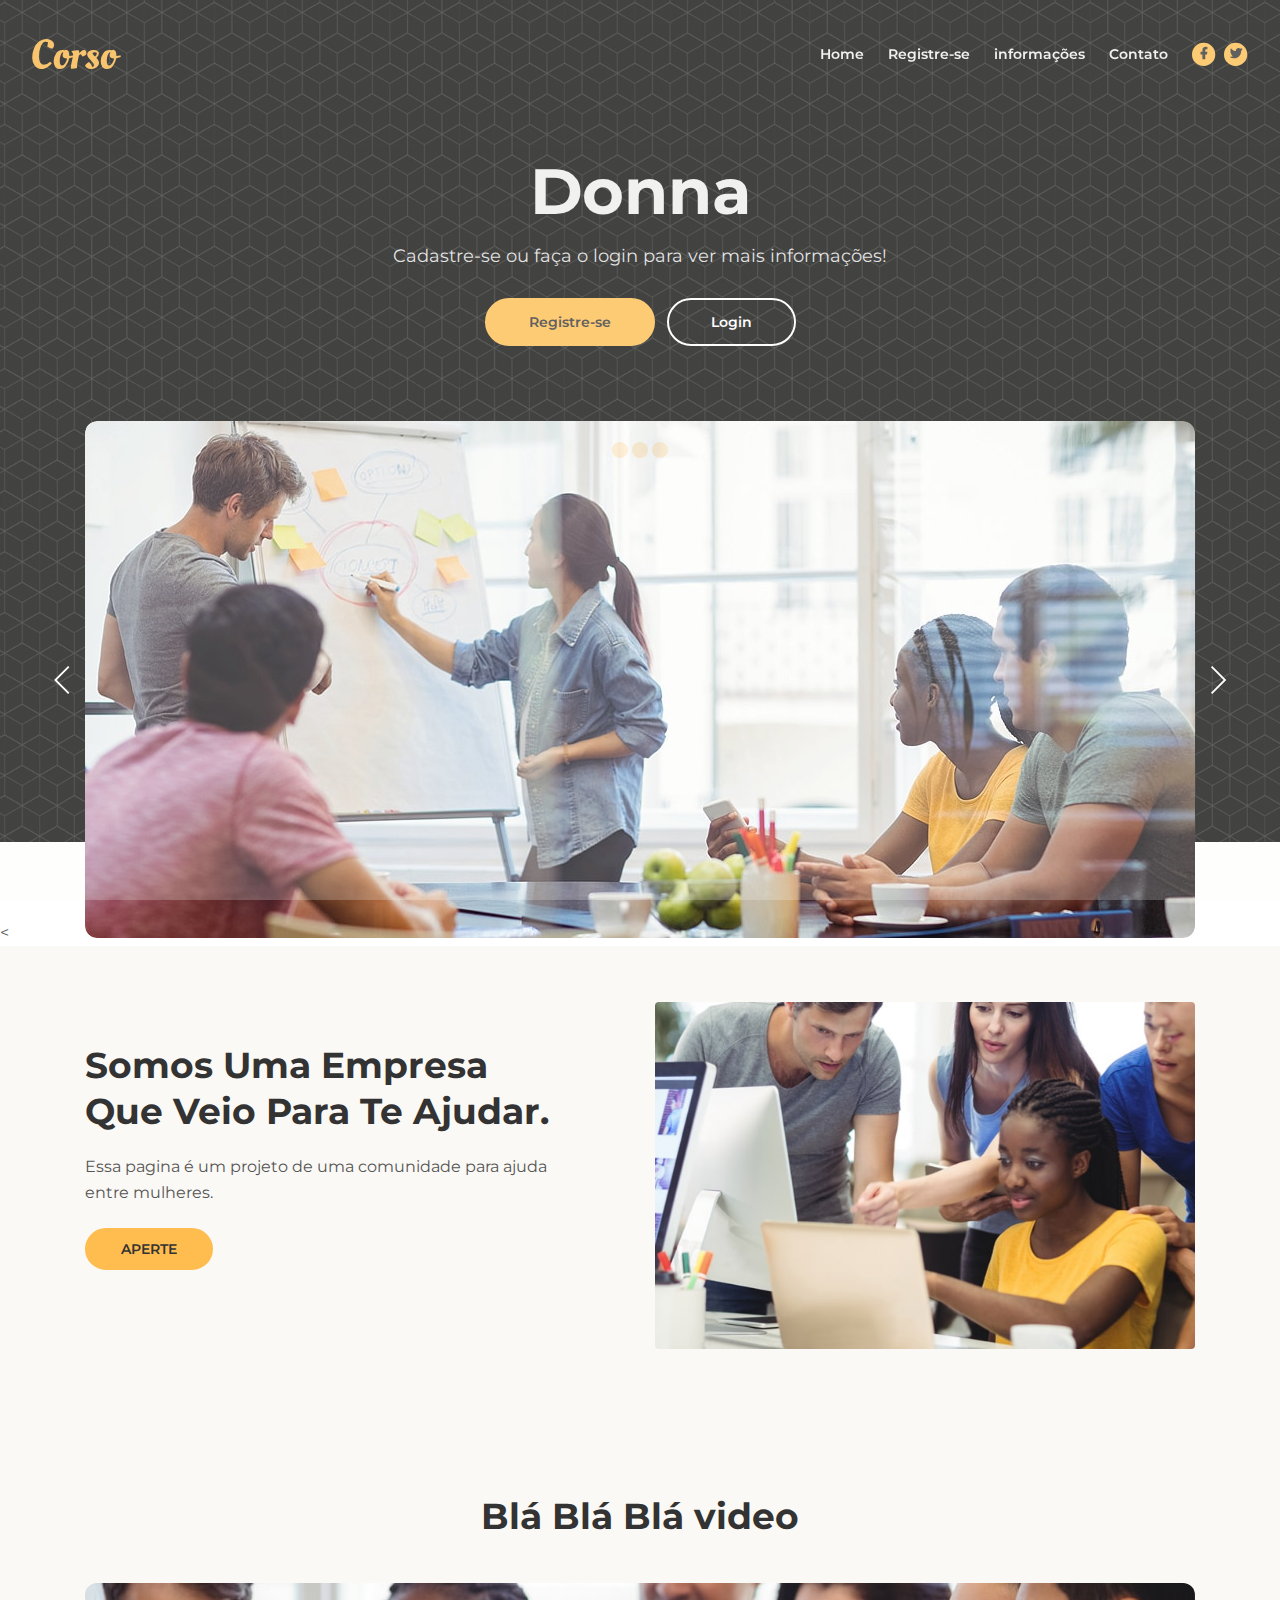
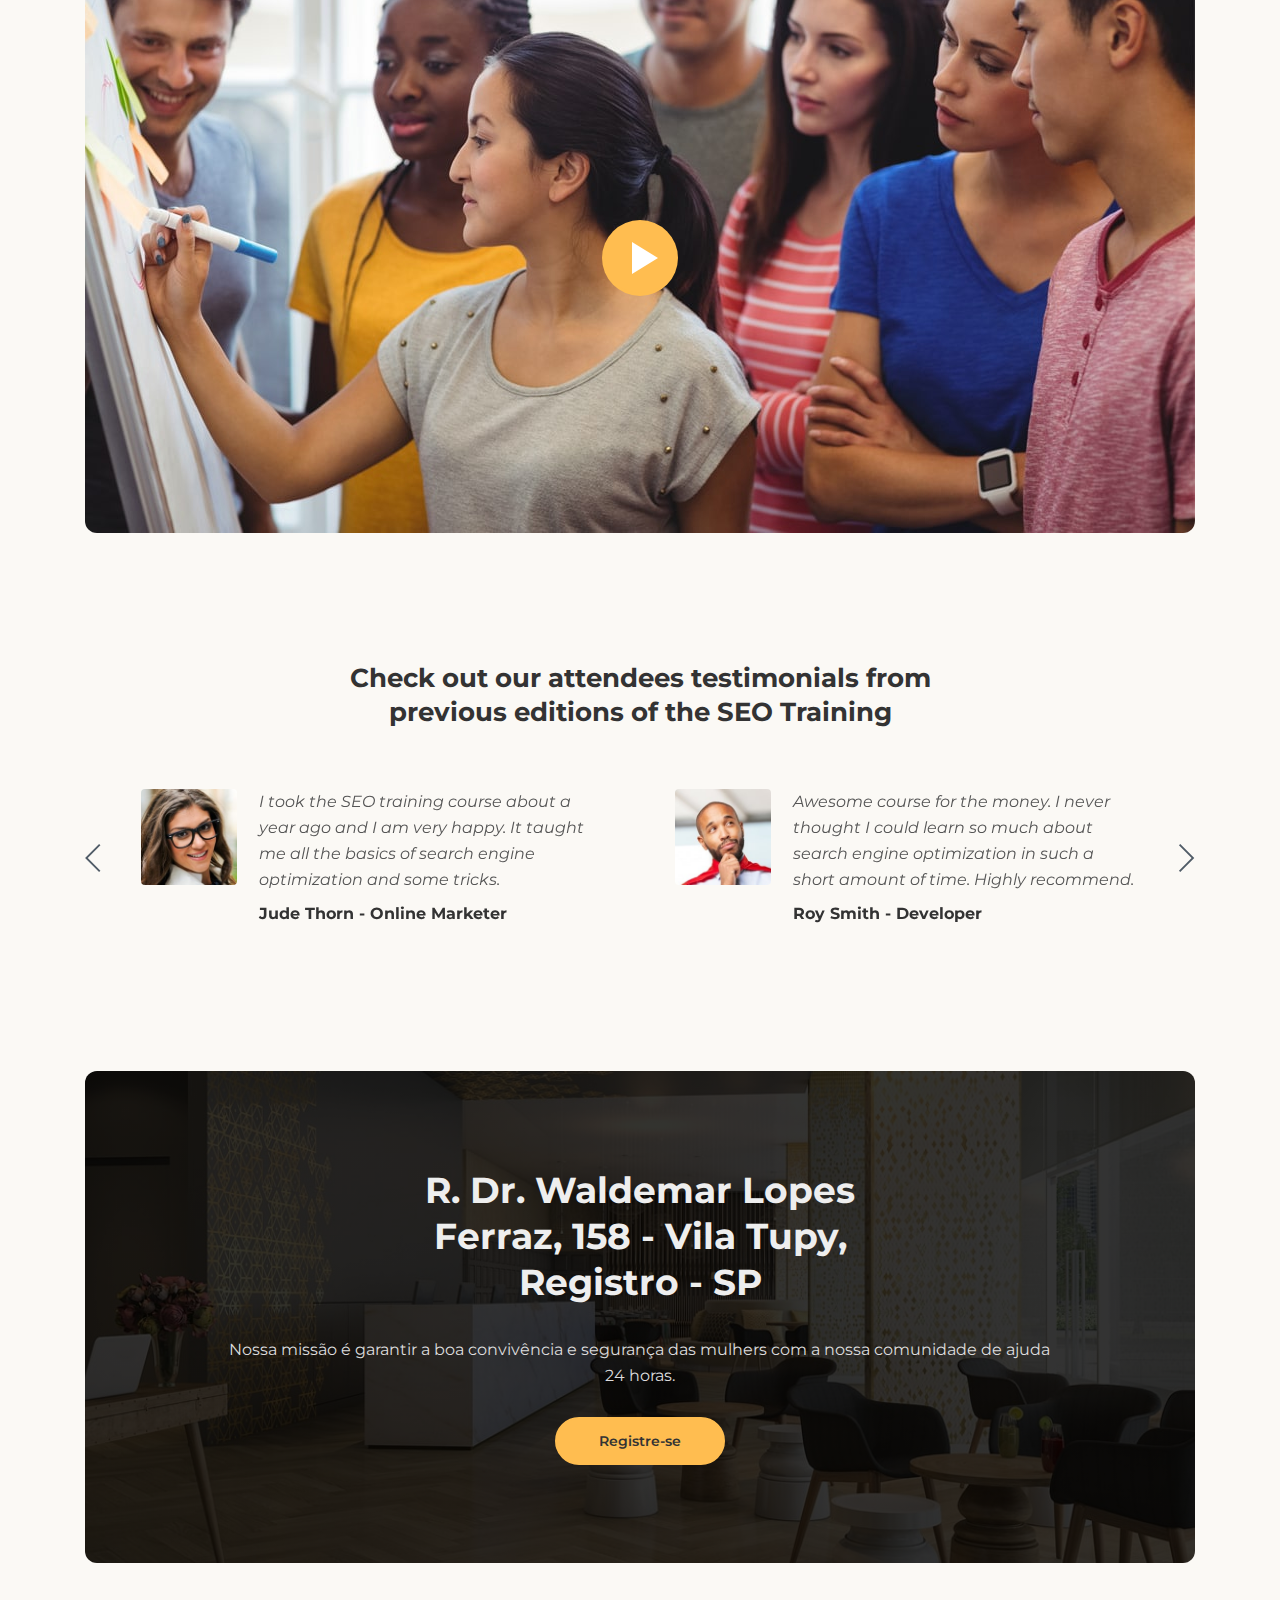
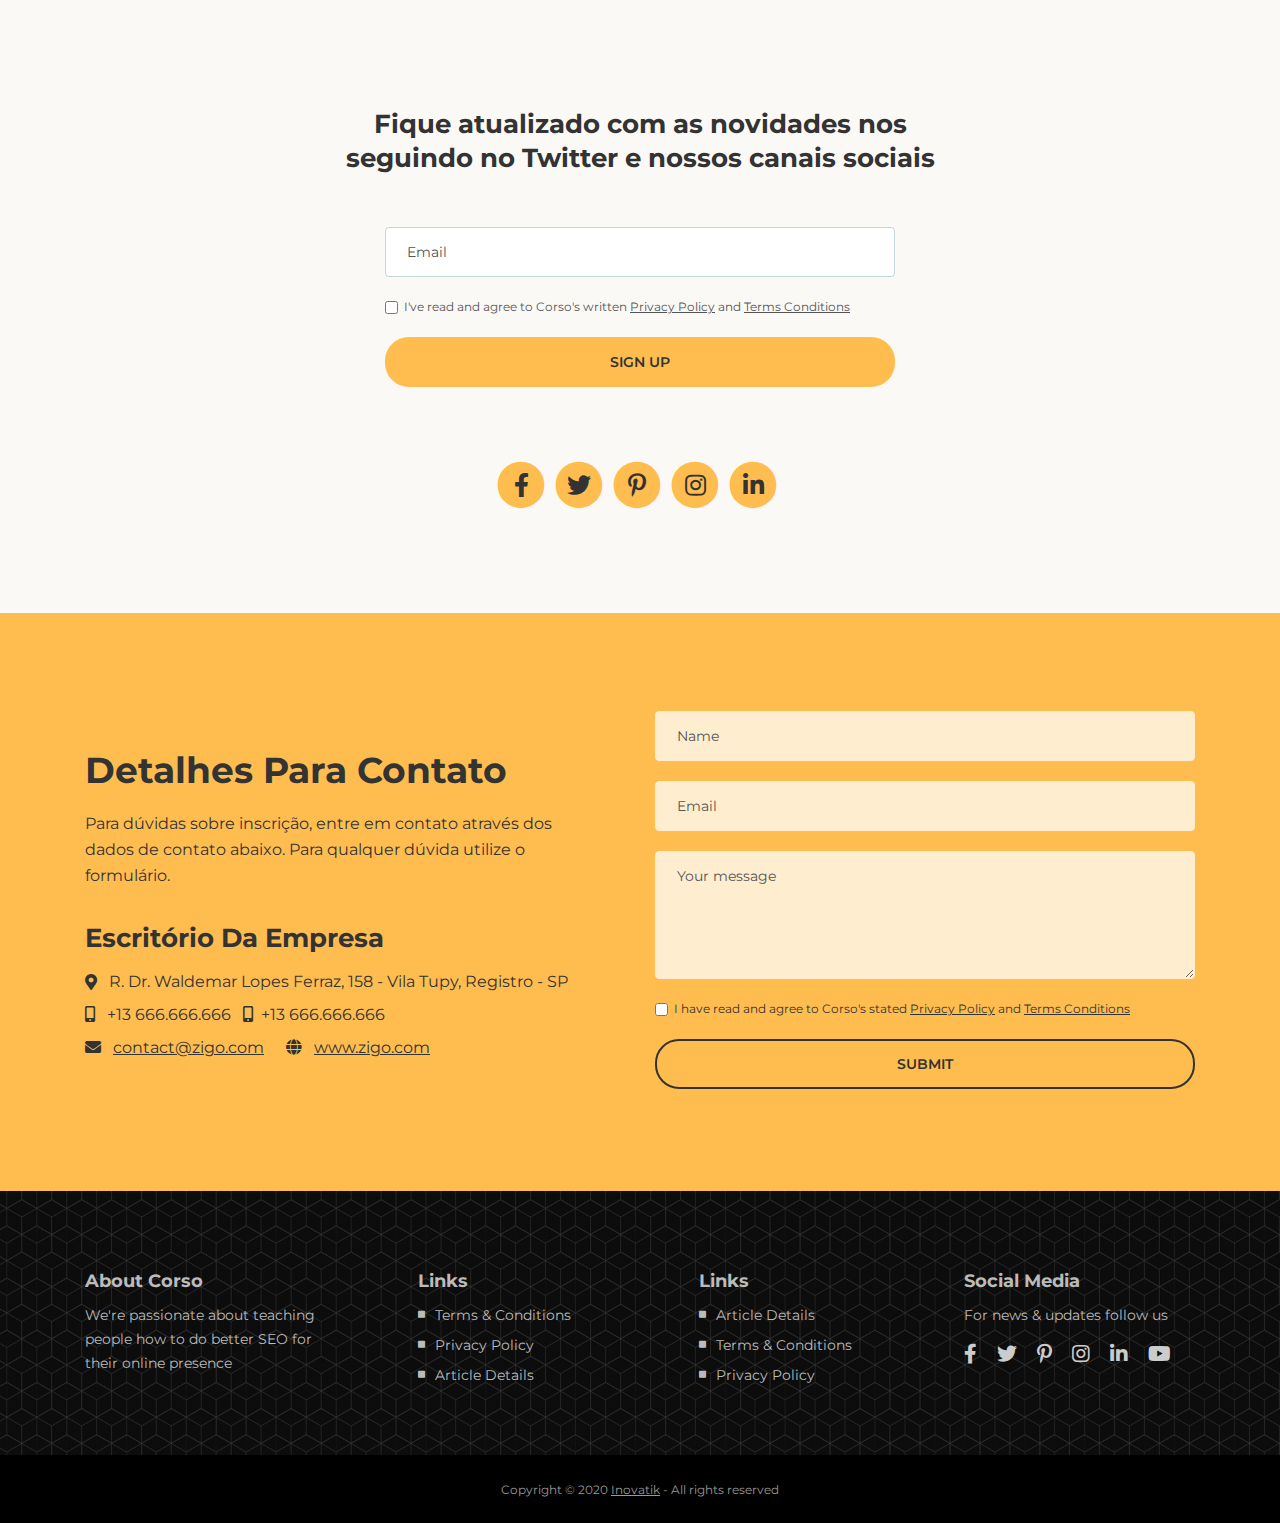
<file: web/index.html>
<!DOCTYPE html>
<html lang="en">
<head>
    <meta charset="utf-8">
    <meta name="viewport" content="width=device-width, initial-scale=1, shrink-to-fit=no">
    
    <!-- SEO Meta Tags -->
    <meta name="description" content="Landing page template built with HTML and Bootstrap 4 for presenting training courses, classes, workshops and for convincing visitors to register using the form.">
    <meta name="author" content="Inovatik">

    <!-- OG Meta Tags to improve the way the post looks when you share the page on LinkedIn, Facebook, Google+ -->
	<meta property="og:site_name" content="" /> <!-- website name -->
	<meta property="og:site" content="" /> <!-- website link -->
	<meta property="og:title" content=""/> <!-- title shown in the actual shared post -->
	<meta property="og:description" content="" /> <!-- description shown in the actual shared post -->
	<meta property="og:image" content="" /> <!-- image link, make sure it's jpg -->
	<meta property="og:url" content="" /> <!-- where do you want your post to link to -->
	<meta property="og:type" content="article" />

    <!-- Website Title -->
    <title>Donna - Inicio</title>
    
    <!-- Styles -->
    <link href="https://fonts.googleapis.com/css?family=Montserrat:400,400i,600,700,700i&display=swap" rel="stylesheet">
    <link href="css/bootstrap.css" rel="stylesheet">
    <link href="css/fontawesome-all.css" rel="stylesheet">
    <link href="css/swiper.css" rel="stylesheet">
	<link href="css/magnific-popup.css" rel="stylesheet">
	<link href="css/styles.css" rel="stylesheet">
	
	<!-- Favicon  -->
    <link rel="icon" href="images/favicon.png">
</head>
<body data-spy="scroll" data-target=".fixed-top">
    
    <!-- Preloader -->
	<div class="spinner-wrapper">
        <div class="spinner">
            <div class="bounce1"></div>
            <div class="bounce2"></div>
            <div class="bounce3"></div>
        </div>
    </div>
    <!-- end of preloader -->
    

    <!-- Navigation -->
    <nav class="navbar navbar-expand-lg navbar-dark navbar-custom fixed-top">

        <!-- Text Logo - Use this if you don't have a graphic logo -->
        <!-- <a class="navbar-brand logo-text page-scroll" href="index.html">Corso</a> -->

        <!-- Image Logo -->
        <a class="navbar-brand logo-image" href="index.html"><img src="images/logo.svg" alt="alternative"></a> 
        
        <!-- Mobile Menu Toggle Button -->
        <button class="navbar-toggler" type="button" data-toggle="collapse" data-target="#navbarsExampleDefault" aria-controls="navbarsExampleDefault" aria-expanded="false" aria-label="Toggle navigation">
            <span class="navbar-toggler-awesome fas fa-bars"></span>
            <span class="navbar-toggler-awesome fas fa-times"></span>
        </button>
        <!-- end of mobile menu toggle button -->

        <div class="collapse navbar-collapse" id="navbarsExampleDefault">
            
            <ul class="navbar-nav ml-auto">
                <li class="nav-item">
                    <a class="nav-link page-scroll" href="index.html">Home</a>
                </li>
                <li class="nav-item">
                    <a class="nav-link page-scroll" href="register.html">Registre-se <span class="sr-only">(current)</span></a>
                </li>
                <li class="nav-item">
                    <a class="nav-link page-scroll" href="article-details.html">informações</a>
                </li>

                <!-- Dropdown Menu -->          
  
                <!-- end of dropdown menu -->

           
                <li class="nav-item">
                    <a class="nav-link page-scroll" href="#contact">Contato</a>
                </li>
            </ul>
            <span class="nav-item social-icons">
                <span class="fa-stack">
                    <a href="#your-link">
                        <i class="fas fa-circle fa-stack-2x"></i>
                        <i class="fab fa-facebook-f fa-stack-1x"></i>
                    </a>
                </span>
                <span class="fa-stack">
                    <a href="https://twitter.com/DonnaTCC_GDP">
                        <i class="fas fa-circle fa-stack-2x"></i>
                        <i class="fab fa-twitter fa-stack-1x"></i>
                    </a>
                </span>
            </span>
        </div>
    </nav> <!-- end of navbar -->
    <!-- end of navigation -->


    <!-- Header -->
    <header id="header" class="header">
        <div class="container">
            <div class="row">
                <div class="col-lg-12">
                    <div class="text-container">
                        <div class="countdown">
                        </div>
                        <h1>Donna</h1>
                        <p class="p-large">Cadastre-se ou faça o login para ver mais informações!</p>
                        <a class="btn-solid-lg page-scroll" href="register.html">Registre-se</a>
                        <a class="btn-outline-lg page-scroll" href="register.html">Login </a>
                    </div> <!-- end of text-container -->
                </div> <!-- end of col -->
            </div> <!-- end of row -->
        </div> <!-- end of container -->
        
        
        <!-- Image Slider -->
        <div class="outer-container">
            <div class="slider-container">
                <div class="swiper-container image-slider-1">
                    <div class="swiper-wrapper">
                        
                        <!-- Slide -->
                        <div class="swiper-slide" >
                            <img class="img-fluid" src="images/details-slide-1.jpg" alt="alternative">
                        </div>
                        <!-- end of slide -->

                        <!-- Slide -->
                        <div class="swiper-slide">
                            <img class="img-fluid" src="images/details-slide-2.jpg" alt="alternative">
                        </div>
                        <!-- end of slide -->

                        <!-- Slide -->
                        <div class="swiper-slide">
                            <img class="img-fluid" src="images/details-slide-3.jpg" alt="alternative">
                        </div>
                        <!-- end of slide -->

                    </div> <!-- end of swiper-wrapper -->
                    
                    <!-- Add Arrows -->
                    <div class="swiper-button-next"></div>
                    <div class="swiper-button-prev"></div>
                    <!-- end of add arrows -->
                    
                </div> <!-- end of swiper-container -->
            </div> <!-- end of slider-container -->
        </div> <!-- end of outer-container -->
        <!-- end of image slider -->

    </header> <!-- end of header -->
    <!-- end of header -->
<br>
<br>
<br>
    <!-- Students -->
    <<div class="basic-3">
        <div class="container">
            <div class="row">
                <div class="col-lg-6">
                    <div class="text-container">
                        <h2>Somos Uma Empresa Que Veio Para Te Ajudar.</h2>
                        <p>
                            Essa pagina é um projeto de uma comunidade para ajuda entre mulheres.
                            </p>
                        <a class="btn-solid-reg popup-with-move-anim" href="#details-lightbox">APERTE</a>
                    </div> <!-- end of text-container -->
                </div> <!-- end of col -->
                <div class="col-lg-6">
                    <img class="img-fluid" src="images/students.jpg" alt="alternative">
                </div> <!-- end of col -->
            </div> <!-- end of row -->
        </div> <!-- end of container -->
    </div> <!-- end of basic-3 -->
    <!-- end of students -->


    <!-- Details Lightbox -->
	<div id="details-lightbox" class="lightbox-basic zoom-anim-dialog mfp-hide">
        <div class="container">
            <div class="row">
                <button title="Close (Esc)" type="button" class="mfp-close x-button">×</button>
                <div class="col-lg-8">
                    <div class="image-container">
                        <img class="img-fluid" src="images/details-lightbox.jpg" alt="alternative">
                    </div> <!-- end of image-container -->
                </div> <!-- end of col -->
                <div class="col-lg-4">
                    <h3>SEO Training Course</h3>
                    <hr>
                    <h5>For everybody</h5>
                    <p>The training course is dedicates to anyone passionate about the web and in need of improving their current online presence.</p>
                    <ul class="list-unstyled li-space-lg">
                        <li class="media">
                            <i class="fas fa-square"></i><div class="media-body">Link building framework</div>
                        </li>
                        <li class="media">
                            <i class="fas fa-square"></i><div class="media-body">Know your current position</div>
                        </li>
                        <li class="media">
                            <i class="fas fa-square"></i><div class="media-body">Partnering with blogs</div>
                        </li>
                        <li class="media">
                            <i class="fas fa-square"></i><div class="media-body">Naming your images</div>
                        </li>
                        <li class="media">
                            <i class="fas fa-square"></i><div class="media-body">Creating good sitemaps</div>
                        </li>
                        <li class="media">
                            <i class="fas fa-square"></i><div class="media-body">Writing for humans</div>
                        </li>
                    </ul>
                    <a class="btn-solid-reg mfp-close page-scroll" href="#register">SIGN UP</a> <a class="btn-outline-reg mfp-close as-button" href="#screenshots">BACK</a>
                </div> <!-- end of col -->
            </div> <!-- end of row -->
        </div> <!-- end of container -->
    </div> <!-- end of lightbox-basic -->
    <!-- end of details lightbox -->


    <!-- Video -->
    <div class="basic-4">
        <div class="container">
            <div class="row">
                <div class="col-lg-12">
                    <h2>Blá Blá Blá video</h2>

                    <!-- Video Preview -->
                    <div class="image-container">
                        <div class="video-wrapper">
                            <a class="popup-youtube" href="seu video" data-effect="fadeIn">
                                <img class="img-fluid" src="images/video.jpg" alt="alternative">
                                <span class="video-play-button">
                                    <span></span>
                                </span>
                            </a>
                        </div> <!-- end of video-wrapper -->
                    </div> <!-- end of image-container -->
                    <!-- end of video preview -->

                </div> <!-- end of col -->
            </div> <!-- end of row -->
        </div> <!-- end of container -->
    </div> <!-- end of basic-4 -->
    <!-- end of video -->


    <!-- Takeaways -->



    <!-- Testimonials -->
    <div class="slider-2">
        <div class="container">
            <div class="row">
                <div class="col-lg-12">
                    <h3>Check out our attendees testimonials from previous editions of the SEO Training</h3>

                    <!-- Text Slider -->
                    <div class="slider-container">
                        <div class="swiper-container text-slider">
                            <div class="swiper-wrapper">
                                
                                <!-- Slide -->
                                <div class="swiper-slide">
                                    <div class="image-wrapper">
                                        <img class="img-fluid" src="images/testimonial-1.jpg" alt="alternative">
                                    </div> <!-- end of image-wrapper -->
                                    <div class="text-wrapper">
                                        <div class="testimonial-text">I took the SEO training course about a year ago and I am very happy. It taught me all the basics of search engine optimization and some tricks.</div>
                                        <div class="testimonial-author">Jude Thorn - Online Marketer</div>
                                    </div> <!-- end of text-wrapper -->
                                </div> <!-- end of swiper-slide -->
                                <!-- end of slide -->

                                <!-- Slide -->
                                <div class="swiper-slide">
                                    <div class="image-wrapper">
                                        <img class="img-fluid" src="images/testimonial-2.jpg" alt="alternative">
                                    </div> <!-- end of image-wrapper -->
                                    <div class="text-wrapper">
                                        <div class="testimonial-text">Awesome course for the money. I never thought I could learn so much about search engine optimization in such a short amount of time. Highly recommend.</div>
                                        <div class="testimonial-author">Roy Smith - Developer</div>
                                    </div> <!-- end of text-wrapper -->
                                </div> <!-- end of swiper-slide -->
                                <!-- end of slide -->

                                <!-- Slide -->
                                <div class="swiper-slide">
                                    <div class="image-wrapper">
                                        <img class="img-fluid" src="images/testimonial-3.jpg" alt="alternative">
                                    </div> <!-- end of image-wrapper -->
                                    <div class="text-wrapper">
                                        <div class="testimonial-text">Corso is the best SEO training course in the market. It teaches you all the basics but it also adds value with some advanced tips & tricks the are great.</div>
                                        <div class="testimonial-author">Martin Singer - Online Marketer</div>
                                    </div> <!-- end of text-wrapper -->
                                </div> <!-- end of swiper-slide -->
                                <!-- end of slide -->

                                <!-- Slide -->
                                <div class="swiper-slide">
                                    <div class="image-wrapper">
                                        <img class="img-fluid" src="images/testimonial-4.jpg" alt="alternative">
                                    </div> <!-- end of image-wrapper -->
                                    <div class="text-wrapper">
                                        <div class="testimonial-text">Learning SEO can actually be fun. I attended Corso SEO training and I had a great time with my peer students and the instructors. Highly recommended course.</div>
                                        <div class="testimonial-author">Ronda Louis - Business Owner</div>
                                    </div> <!-- end of text-wrapper -->
                                </div> <!-- end of swiper-slide -->
                                <!-- end of slide -->

                            </div> <!-- end of swiper-wrapper -->
                            
                            <!-- Add Arrows -->
                            <div class="swiper-button-next"></div>
                            <div class="swiper-button-prev"></div>
                            <!-- end of add arrows -->

                        </div> <!-- end of swiper-container -->
                    </div> <!-- end of slider-container -->
                    <!-- end of text slider -->

                </div> <!-- end of col -->
            </div> <!-- end of row -->
        </div> <!-- end of container -->
    </div> <!-- end of slider-2 -->
    <!-- end of testimonials -->

  <!-- Date -->
  <div id="date" class="basic-5">
    <div class="container">
        <div class="row">
            <div class="col-lg-12">
                <div class="text-container">
                    <h2>R. Dr. Waldemar Lopes Ferraz, 158 - Vila Tupy, Registro - SP</h2>
                    <p>Nossa missão é garantir a boa convivência e segurança das mulhers com a nossa comunidade  de ajuda 24 horas. </p>
                    <a class="btn-solid-lg page-scroll" href="#register">Registre-se</a>
                </div> <!-- end of text-container -->
            </div> <!-- end of col -->
        </div> <!-- end of row -->
    </div> <!-- end of container -->
</div> <!-- end of basic-5 -->
<!-- end of date -->


    <!-- Newsletter -->
    <div class="form-2">
        <div class="container">
            <div class="row">
                <div class="col-lg-12">
                    <h3>Fique atualizado com as novidades nos seguindo no Twitter e nossos canais sociais
                    </h3>
                    
                    <!-- Newsletter Form -->
                    <form id="newsletterForm" data-toggle="validator" data-focus="false">
                        <div class="form-group">
                            <input type="email" class="form-control-input" id="nemail" required>
                            <label class="label-control" for="nemail">Email</label>
                            <div class="help-block with-errors"></div>
                        </div>
                        <div class="form-group checkbox">
                            <input type="checkbox" id="nterms" value="Agreed-to-Terms" required>I've read and agree to Corso's written <a href="privacy-policy.html">Privacy Policy</a> and <a href="terms-conditions.html">Terms Conditions</a> 
                            <div class="help-block with-errors"></div>
                        </div>
                        <div class="form-group">
                            <button type="submit" class="form-control-submit-button">SIGN UP</button>
                        </div>
                        <div class="form-message">
                            <div id="nmsgSubmit" class="h3 text-center hidden"></div>
                        </div>
                    </form>
                    <!-- end of newsletter form -->
                    ㅤㅤㅤㅤㅤㅤㅤㅤㅤㅤㅤㅤㅤㅤㅤㅤㅤㅤㅤㅤㅤㅤㅤㅤㅤㅤㅤㅤㅤㅤㅤㅤㅤㅤㅤㅤㅤㅤㅤㅤㅤㅤㅤㅤㅤㅤㅤㅤㅤㅤㅤㅤㅤㅤㅤㅤ
                    <!-- Social Links -->
                    <div class="icon-container">
                        <span class="fa-stack">
                            <a href="#your-link">
                                <i class="fas fa-circle fa-stack-2x"></i>
                                <i class="fab fa-facebook-f fa-stack-1x"></i>
                            </a>
                        </span>
                        <span class="fa-stack">
                            <a href="https://twitter.com/DonnaTCC_GDP">
                                <i class="fas fa-circle fa-stack-2x"></i>
                                <i class="fab fa-twitter fa-stack-1x"></i>
                            </a>
                        </span>
                        <span class="fa-stack">
                            <a href="#your-link">
                                <i class="fas fa-circle fa-stack-2x"></i>
                                <i class="fab fa-pinterest-p fa-stack-1x"></i>
                            </a>
                        </span>
                        <span class="fa-stack">
                            <a href="#your-link">
                                <i class="fas fa-circle fa-stack-2x"></i>
                                <i class="fab fa-instagram fa-stack-1x"></i>
                            </a>
                        </span>
                        <span class="fa-stack">
                            <a href="#your-link">
                                <i class="fas fa-circle fa-stack-2x"></i>
                                <i class="fab fa-linkedin-in fa-stack-1x"></i>
                            </a>
                        </span>
                    </div> <!-- end of icon-container -->
                    <!-- end of social icons -->

                </div> <!-- end of col -->
            </div> <!-- end of row -->
        </div> <!-- end of container -->
    </div> <!-- end of form-2 -->
    <!-- end of newsletter -->


    <!-- Contact -->
    <div id="contact" class="form-3">
        <div class="container">
            <div class="row">
                <div class="col-lg-6">
                    <div class="text-container">
                        <h2>Detalhes Para Contato</h2>
                        <p>Para dúvidas sobre inscrição, entre em contato através dos dados de contato abaixo. Para qualquer dúvida utilize o formulário.</p>
                        <h3>Escritório Da Empresa</h3>
                        <ul class="list-unstyled li-space-lg">
                            <li class="media">
                                <i class="fas fa-map-marker-alt"></i>
                                <div class="media-body">R. Dr. Waldemar Lopes Ferraz, 158 - Vila Tupy, Registro - SP</div>
                            </li>
                            <li class="media">
                                <i class="fas fa-mobile-alt"></i>
                                <div class="media-body">+13 666.666.666 &nbsp;&nbsp;<i class="fas fa-mobile-alt"></i>&nbsp; +13 666.666.666</div>
                            </li>
                            <li class="media">
                                <i class="fas fa-envelope"></i>
                                <div class="media-body"><a class="light-gray" href="mailto:contact@zigo.com">contact@zigo.com</a> <i class="fas fa-globe"></i><a class="light-gray" href="#your-link">www.zigo.com</a></div>
                            </li>
                        </ul>
                    </div> <!-- end of text-container -->
                </div> <!-- end of col -->
                <div class="col-lg-6">

                    <!-- Contact Form -->
                    <form id="contactForm" data-toggle="validator" data-focus="false">
                        <div class="form-group">
                            <input type="text" class="form-control-input" id="cname" required>
                            <label class="label-control" for="cname">Name</label>
                            <div class="help-block with-errors"></div>
                        </div>
                        <div class="form-group">
                            <input type="email" class="form-control-input" id="cemail" required>
                            <label class="label-control" for="cemail">Email</label>
                            <div class="help-block with-errors"></div>
                        </div>
                        <div class="form-group">
                            <textarea class="form-control-textarea" id="cmessage" required></textarea>
                            <label class="label-control" for="cmessage">Your message</label>
                            <div class="help-block with-errors"></div>
                        </div>
                        <div class="form-group checkbox">
                            <input type="checkbox" id="cterms" value="Agreed-to-Terms" required>I have read and agree to Corso's stated <a href="privacy-policy.html">Privacy Policy</a> and <a href="terms-conditions.html">Terms Conditions</a> 
                            <div class="help-block with-errors"></div>
                        </div>
                        <div class="form-group">
                            <button type="submit" class="form-control-submit-button">SUBMIT</button>
                        </div>
                        <div class="form-message">
                            <div id="cmsgSubmit" class="h3 text-center hidden"></div>
                        </div>
                    </form>
                    <!-- end of contact form -->

                </div> <!-- end of col -->
            </div> <!-- end of row -->
        </div> <!-- end of container -->
    </div> <!-- end of form-3 -->
    <!-- end of contact -->


    <!-- Footer -->
    <div class="footer">
        <div class="container">
            <div class="row">
                <div class="col-md-3">
                    <div class="footer-col first">
                        <h5>About Corso</h5>
                        <p class="p-small">We're passionate about teaching people how to do better SEO for their online presence</p>
                    </div>
                </div> <!-- end of col -->
                <div class="col-md-3">
                    <div class="footer-col second">
                        <h5>Links</h5>
                        <ul class="list-unstyled li-space-lg p-small">
                            <li class="media">
                                <i class="fas fa-square"></i>
                                <div class="media-body"><a href="terms-conditions.html">Terms & Conditions</a></div>
                            </li>
                            <li class="media">
                                <i class="fas fa-square"></i>
                                <div class="media-body"><a href="privacy-policy.html">Privacy Policy</a></div>
                            </li>
                            <li class="media">
                                <i class="fas fa-square"></i>
                                <div class="media-body"><a href="article-details.html">Article Details</a></div>
                            </li>
                        </ul>
                    </div>
                </div> <!-- end of col -->
                <div class="col-md-3">
                    <div class="footer-col third">
                        <h5>Links</h5>
                        <ul class="list-unstyled li-space-lg p-small">
                            <li class="media">
                                <i class="fas fa-square"></i>
                                <div class="media-body"><a href="article-details.html">Article Details</a></div>
                            </li>
                            <li class="media">
                                <i class="fas fa-square"></i>
                                <div class="media-body"><a href="terms-conditions.html">Terms & Conditions</a></div>
                            </li>
                            <li class="media">
                                <i class="fas fa-square"></i>
                                <div class="media-body"><a href="privacy-policy.html">Privacy Policy</a></div>
                            </li>
                        </ul>
                    </div>
                </div> <!-- end of col -->
                <div class="col-md-3">
                    <div class="footer-col fourth">
                        <h5>Social Media</h5>
                        <p class="p-small">For news & updates follow us</p>
                        <a href="#your-link">
                            <i class="fab fa-facebook-f"></i>
                        </a>
                        <a href="https://twitter.com/DonnaTCC_GDP">
                            <i class="fab fa-twitter"></i>
                        </a>
                        <a href="#your-link">
                            <i class="fab fa-pinterest-p"></i>
                        </a>
                        <a href="#your-link">
                            <i class="fab fa-instagram"></i>
                        </a>
                        <a href="#your-link">
                            <i class="fab fa-linkedin-in"></i>
                        </a>
                        <a href="#your-link">
                            <i class="fab fa-youtube"></i>
                        </a>
                    </div> 
                </div> <!-- end of col -->
            </div> <!-- end of row -->
        </div> <!-- end of container -->
    </div> <!-- end of footer -->  
    <!-- end of footer -->


    <!-- Copyright -->
    <div class="copyright">
        <div class="container">
            <div class="row">
                <div class="col-lg-12">
                    <p class="p-small">Copyright © 2020 <a href="https://inovatik.com">Inovatik</a> - All rights reserved</p>
                </div> <!-- end of col -->
            </div> <!-- enf of row -->
        </div> <!-- end of container -->
    </div> <!-- end of copyright --> 
    <!-- end of copyright -->
    
    	
    <!-- Scripts -->
    <script src="js/jquery.min.js"></script> <!-- jQuery for Bootstrap's JavaScript plugins -->
    <script src="js/popper.min.js"></script> <!-- Popper tooltip library for Bootstrap -->
    <script src="js/bootstrap.min.js"></script> <!-- Bootstrap framework -->
    <script src="js/jquery.easing.min.js"></script> <!-- jQuery Easing for smooth scrolling between anchors -->
    <script src="js/jquery.countdown.min.js"></script> <!-- The Final Countdown plugin for jQuery -->
    <script src="js/swiper.min.js"></script> <!-- Swiper for image and text sliders -->
    <script src="js/jquery.magnific-popup.js"></script> <!-- Magnific Popup for lightboxes -->
    <script src="js/validator.min.js"></script> <!-- Validator.js - Bootstrap plugin that validates forms -->
    <script src="js/scripts.js"></script> <!-- Custom scripts -->
</body>
</html>
</file>
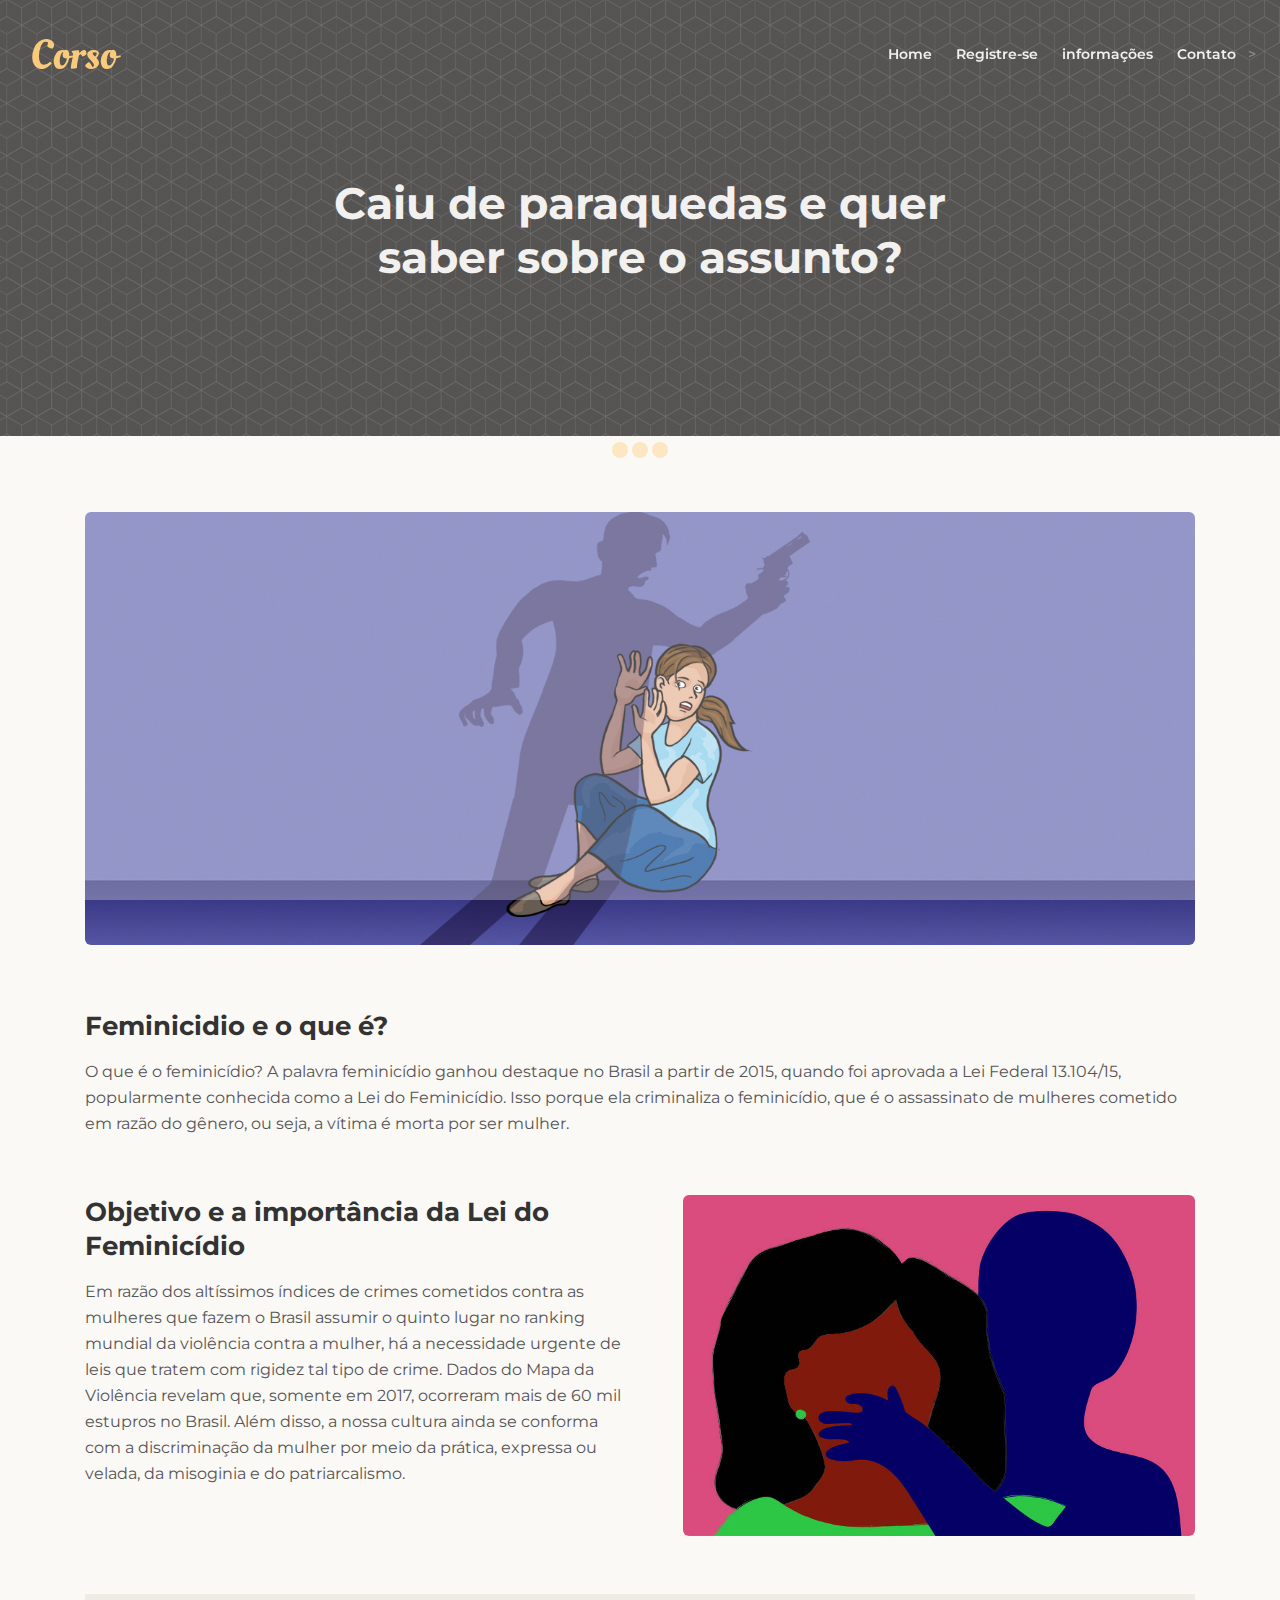
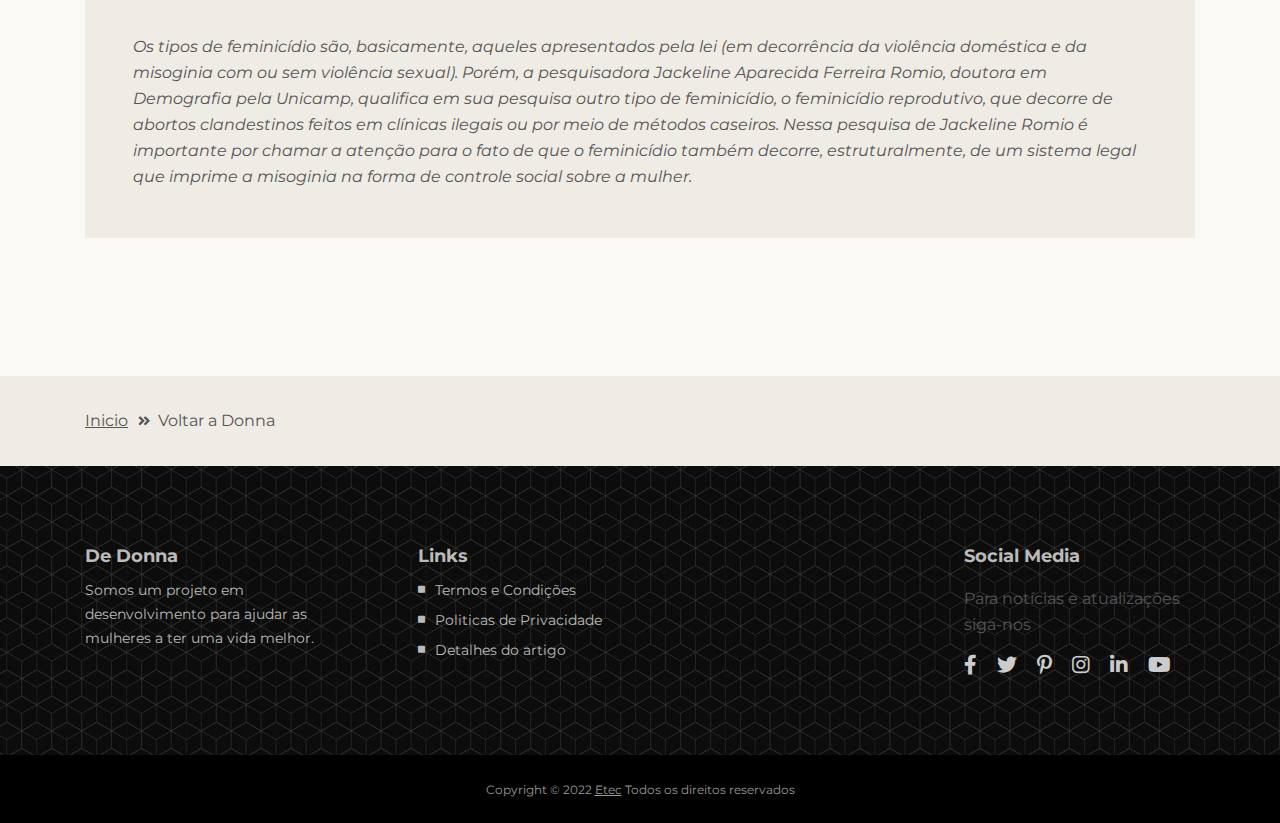
<file: web/article-details.html>
<!DOCTYPE html>
<html lang="en">
<head>
    <meta charset="utf-8">
    <meta name="viewport" content="width=device-width, initial-scale=1, shrink-to-fit=no">
    
    <!-- SEO Meta Tags -->
    <meta name="description" content="Landing page template built with HTML and Bootstrap 4 for presenting training courses, classes, workshops and for convincing visitors to register using the form.">
    <meta name="author" content="Inovatik">

    <!-- OG Meta Tags to improve the way the post looks when you share the page on LinkedIn, Facebook, Google+ -->
	<meta property="og:site_name" content="" /> <!-- website name -->
	<meta property="og:site" content="" /> <!-- website link -->
	<meta property="og:title" content=""/> <!-- title shown in the actual shared post -->
	<meta property="og:description" content="" /> <!-- description shown in the actual shared post -->
	<meta property="og:image" content="" /> <!-- image link, make sure it's jpg -->
	<meta property="og:url" content="" /> <!-- where do you want your post to link to -->
	<meta property="og:type" content="article" />

    <!-- Website Title -->
    <title>Article Details - Corso</title>
    
    <!-- Styles -->
    <link href="https://fonts.googleapis.com/css?family=Montserrat:400,400i,600,700,700i&display=swap" rel="stylesheet">
    <link href="css/bootstrap.css" rel="stylesheet">
    <link href="css/fontawesome-all.css" rel="stylesheet">
    <link href="css/swiper.css" rel="stylesheet">
	<link href="css/magnific-popup.css" rel="stylesheet">
    <link href="css/styles.css" rel="stylesheet">
	
	<!-- Favicon  -->
    <link rel="icon" href="images/favicon.png">
</head>
<body data-spy="scroll" data-target=".fixed-top">
    
    <!-- Preloader -->
	<div class="spinner-wrapper">
        <div class="spinner">
            <div class="bounce1"></div>
            <div class="bounce2"></div>
            <div class="bounce3"></div>
        </div>
    </div>
    <!-- end of preloader -->
    

    <!-- Navigation -->
    <nav class="navbar navbar-expand-lg navbar-dark navbar-custom fixed-top">

        <!-- Text Logo - Use this if you don't have a graphic logo -->
        <!-- <a class="navbar-brand logo-text page-scroll" href="index.html">Corso</a> -->

        <!-- Image Logo -->
        <a class="navbar-brand logo-image" href="index.html"><img src="images/logo.svg" alt="alternative"></a>
        
        <!-- Mobile Menu Toggle Button -->
        <button class="navbar-toggler" type="button" data-toggle="collapse" data-target="#navbarsExampleDefault" aria-controls="navbarsExampleDefault" aria-expanded="false" aria-label="Toggle navigation">
            <span class="navbar-toggler-awesome fas fa-bars"></span>
            <span class="navbar-toggler-awesome fas fa-times"></span>
        </button>
        <!-- end of mobile menu toggle button -->

        <div class="collapse navbar-collapse" id="navbarsExampleDefault">
            <ul class="navbar-nav ml-auto">
                <li class="nav-item">
                    <a class="nav-link page-scroll" href="index.html">Home</a>
                </li>
                <li class="nav-item">
                    <a class="nav-link page-scroll" href="register.html">Registre-se <span class="sr-only">(current)</span></a>
                </li>
                <li class="nav-item">
                    <a class="nav-link page-scroll" href="article-details.html">informações</a>
                </li>
                <li class="nav-item">
                    <a class="nav-link page-scroll" href="index.html#contact">Contato</a>
                </li>
                <!-- Dropdown Menu -->          
 
                    </div>
                </li>
                <!-- end of dropdown menu -->

     
            </ul>
          
>
              
            </span>
        </div>
    </nav> <!-- end of navbar -->
    <!-- end of navigation -->


    <!-- Header -->
    <header id="header" class="ex-header">
        <div class="container">
            <div class="row">
                <div class="col-md-12">
                    <h1 class="white">Caiu de paraquedas e quer saber sobre o assunto?</h1>
                </div> <!-- end of col -->
            </div> <!-- end of row -->
        </div> <!-- end of container -->
    </header> <!-- end of ex-header -->
    <!-- end of header -->


    <!-- Breadcrumbs -->
    
    <!-- end of breadcrumbs -->


    <!-- Privacy Content -->
    <div class="ex-basic-2">
        <div class="container">
            <div class="row">
                <div class="col-lg-12">
                    <div class="image-container-large">
                        <img class="img-fluid" src="images/article-details-large.jpg" alt="alternative">
                    </div> <!-- end of image-container-large -->
                    <div class="text-container">
                        <h3>Feminicidio e o que é?</h3>
                        <p>O que é o feminicídio?
                            A palavra feminicídio ganhou destaque no Brasil a partir de 2015, quando foi aprovada a Lei Federal 13.104/15, popularmente conhecida como a Lei do Feminicídio. Isso porque ela criminaliza o feminicídio, que é o assassinato de mulheres cometido em razão do gênero, ou seja, a vítima é morta por ser mulher.</p>
  
                    
                                    </li>
                                </ul>
                            </div> <!-- end of col -->
                        </div> <!-- end of row -->
                    </div> <!-- end of text-container-->
                    
                    <div class="text-container">
                        <div class="row">
                            <div class="col-md-6">
                                <h3>Objetivo e a importância da Lei do Feminicídio</h3>
                                <p>
                                    Em razão dos altíssimos índices de crimes cometidos contra as mulheres que fazem o Brasil assumir o quinto lugar no ranking mundial da violência contra a mulher, há a necessidade urgente de leis que tratem com rigidez tal tipo de crime. Dados do Mapa da Violência revelam que, somente em 2017, ocorreram mais de 60 mil estupros no Brasil. Além disso, a nossa cultura ainda se conforma com a discriminação da mulher por meio da prática, expressa ou velada, da misoginia e do patriarcalismo.


                                    </p>
                            </div> <!-- end of col -->
                            <div class="col-md-6">
                                <div class="image-container-small">
                                    <img class="img-fluid" src="images/article-details-small.jpg" alt="alternative">
                                </div> <!-- end of image-container-small -->
                            </div> <!-- end of col -->
                        </div> <!-- end of row -->
                    </div> <!-- end of text-container -->

                    <div class="text-container dark">
                        <p class="testimonial-text"> 
                            Os tipos de feminicídio são, basicamente, aqueles apresentados pela lei (em decorrência da violência doméstica e da misoginia com ou sem violência sexual). Porém, a pesquisadora Jackeline Aparecida Ferreira Romio, doutora em Demografia pela Unicamp, qualifica em sua pesquisa outro tipo de feminicídio, o feminicídio reprodutivo, que decorre de abortos clandestinos feitos em clínicas ilegais ou por meio de métodos caseiros.
                            
                            Nessa pesquisa de Jackeline Romio é importante por chamar a atenção para o fato de que o feminicídio também decorre, estruturalmente, de um sistema legal que imprime a misoginia na forma de controle social sobre a mulher.            </p>
                    </div> <!-- end of text container -->

                    <div class="text-container last">
                        <h3></h3>
					    <p>
                        
                            </p>
                    </div> <!-- end of text-container -->
                 
                </div> <!-- end of col-->
            </div> <!-- end of row -->
        </div> <!-- end of container -->
    </div> <!-- end of ex-basic-2 -->
    <!-- end of privacy content -->


    <!-- Breadcrumbs -->
    <div class="ex-basic-1">
        <div class="container">
            <div class="row">
                <div class="col-lg-12">
                    <div class="breadcrumbs">
                        <a href="index.html">Inicio</a><i class="fa fa-angle-double-right"></i><span>Voltar a Donna</span>
                    </div> <!-- end of breadcrumbs -->
                </div> <!-- end of col -->
            </div> <!-- end of row -->
        </div> <!-- end of container -->
    </div> <!-- end of ex-basic-1 -->
    <!-- end of breadcrumbs -->

    
    <!-- Footer -->
    <div class="footer">
        <div class="container">
            <div class="row">
                <div class="col-md-3">
                    <div class="footer-col first">
                        <h5>De Donna</h5>
                        <p class="p-small">Somos um projeto em desenvolvimento para ajudar as mulheres a ter uma vida melhor.</p>
                    </div>
                </div> <!-- end of col -->
                <div class="col-md-3">
                    <div class="footer-col second">
                     <h5>Links</h5>
                        <ul class="list-unstyled li-space-lg p-small">
                            <li class="media">
                                <i class="fas fa-square"></i>
                                <div class="media-body"><a href="terms-conditions.html">Termos e Condições</a></div>
                            </li>
                            <li class="media">
                                <i class="fas fa-square"></i>
                                <div class="media-body"><a href="privacy-policy.html">Politicas de Privacidade</a></div>
                            </li>
                            <li class="media">
                                <i class="fas fa-square"></i>
                                <div class="media-body"><a href="article-details.html">Detalhes do artigo</a></div>
                            </li>
                        </ul>
                    </div>
                </div> <!-- end of col -->
                <div class="col-md-3">
                    <div class="footer-col third">
                     
                    </div>
                </div> <!-- end of col -->
                <div class="col-md-3">
                    <div class="footer-col fourth">
                        <h5>Social Media</h5>
                        <p class="p-small"></p>Para notícias e atualizações siga-nos</p>
                        <a href="#your-link">
                            <i class="fab fa-facebook-f"></i>
                        </a>
                        <a href="https://twitter.com/DonnaTCC_GDP">
                            <i class="fab fa-twitter"></i>
                        </a>
                        <a href="#your-link">
                            <i class="fab fa-pinterest-p"></i>
                        </a>
                        <a href="#your-link">
                            <i class="fab fa-instagram"></i>
                        </a>
                        <a href="#your-link">
                            <i class="fab fa-linkedin-in"></i>
                        </a>
                        <a href="#your-link">
                            <i class="fab fa-youtube"></i>
                        </a>
                    </div> 
                </div> <!-- end of col -->
            </div> <!-- end of row -->
        </div> <!-- end of container -->
    </div> <!-- end of footer -->  
    <!-- end of footer -->


    <!-- Copyright -->
    <div class="copyright">
        <div class="container">
            <div class="row">
                <div class="col-lg-12">
                    <p class="p-small">Copyright © 2022  <a href="https://inovatik.com">Etec</a> Todos os direitos reservados</p>
                </div> <!-- end of col -->
            </div> <!-- enf of row -->
        </div> <!-- end of container -->
    </div> <!-- end of copyright --> 
    <!-- end of copyright -->
    
    	
    <!-- Scripts -->
    <script src="js/jquery.min.js"></script> <!-- jQuery for Bootstrap's JavaScript plugins -->
    <script src="js/popper.min.js"></script> <!-- Popper tooltip library for Bootstrap -->
    <script src="js/bootstrap.min.js"></script> <!-- Bootstrap framework -->
    <script src="js/jquery.easing.min.js"></script> <!-- jQuery Easing for smooth scrolling between anchors -->
    <script src="js/jquery.countdown.min.js"></script> <!-- The Final Countdown plugin for jQuery -->
    <script src="js/swiper.min.js"></script> <!-- Swiper for image and text sliders -->
    <script src="js/jquery.magnific-popup.js"></script> <!-- Magnific Popup for lightboxes -->
    <script src="js/validator.min.js"></script> <!-- Validator.js - Bootstrap plugin that validates forms -->
    <script src="js/scripts.js"></script> <!-- Custom scripts -->
</body>
</html>
</file>
<file: web/css/styles.css>
/* Template: Corso - Free Training Course Landing Page Template
   Author: Inovatik
   Created: Nov 2019
   Description: Master CSS file
*/

/*****************************************
Table Of Contents:

01. General Styles
02. Preloader
03. Navigation
04. Header
05. Registration
06. Partners
07. Instructor
08. Description
09. Students
10. Details Lightbox
11. Video
12. Takeaways
13. Testimonials
14. Date
15. Newsletter
16. Contact
17. Footer
18. Copyright
19. Back To Top Button
20. Extra Pages
21. Media Queries
******************************************/

/*****************************************
Colors:
- Backgrounds - light gray #fbf9f5
- Backgrounds, buttons - yellow #ffbd50
- Headings text, navbar links - black #333
- Body text - dark gray #555
******************************************/


/******************************/
/*     01. General Styles     */
/******************************/
body,
html {
    width: 100%;
	height: 100%;
}

body, p {
	color: #555; 
	font: 400 1rem/1.625rem "Montserrat", sans-serif;
}

.p-large {
	font: 400 1.125rem/1.75rem "Montserrat", sans-serif;
}

.p-small {
	font: 400 0.875rem/1.5rem "Montserrat", sans-serif;
}

.p-heading {
	margin-bottom: 3.75rem;
}

h1 {
	color: #333;
	font: 700 2.75rem/3.375rem "Montserrat", sans-serif;
}

h2 {
	color: #333;
	font: 700 2.25rem/2.875rem "Montserrat", sans-serif;
}

h3 {
	color: #333;
	font: 700 1.625rem/2.125rem "Montserrat", sans-serif;
}

h4 {
	color: #333;
	font: 700 1.25rem/1.875rem "Montserrat", sans-serif;
}

h5 {
	color: #333;
	font: 700 1.125rem/1.75rem "Montserrat", sans-serif;
}

h6 {
	color: #333;
	font: 700 1rem/1.625rem "Montserrat", sans-serif;
}

.testimonial-text {
	font-style: italic;
}

.testimonial-author {
	font-weight: 700;
	font-size: 1rem;
	line-height: 1.625rem;
}

.li-space-lg li {
	margin-bottom: 0.375rem;
}

.indent {
	padding-left: 1.25rem;
}

a {
	color: #555;
	text-decoration: underline;
}

a:hover {
	color: #555;
	text-decoration: underline;
}

.white {
	color: #eee;
}

.btn-solid-reg {
	display: inline-block;
	padding: 1.1875rem 2.125rem 1.1875rem 2.125rem;
	border: 0.125rem solid #ffbd50;
	border-radius: 2rem;
	background-color: #ffbd50;
	color: #333;
	font: 600 0.875rem/0 "Montserrat", sans-serif;
	text-decoration: none;
	transition: all 0.2s;
}

.btn-solid-reg:hover {
	border: 0.125rem solid #333;
	background-color: transparent;
	color: #333;
	text-decoration: none;
}

.btn-solid-lg {
	display: inline-block;
	padding: 1.375rem 2.625rem 1.375rem 2.625rem;
	border: 0.125rem solid #ffbd50;
	border-radius: 2rem;
	background-color: #ffbd50;
	color: #333;
	font: 600 0.875rem/0 "Montserrat", sans-serif;
	text-decoration: none;
	transition: all 0.2s;
}

.btn-solid-lg:hover {
	border: 0.125rem solid #333;
	background-color: transparent;
	color: #333;
	text-decoration: none;
}

.btn-outline-reg {
	display: inline-block;
	padding: 1.1875rem 2.125rem 1.1875rem 2.125rem;
	border: 0.125rem solid #333;
	border-radius: 2rem;
	background-color: transparent;
	color: #333;
	font: 600 0.875rem/0 "Montserrat", sans-serif;
	text-decoration: none;
	transition: all 0.2s;
}

.btn-outline-reg:hover {
	border: 0.125rem solid #ffbd50;
	background-color: #ffbd50;
	color: #333;
	text-decoration: none;
}

.btn-outline-lg {
	display: inline-block;
	padding: 1.375rem 2.625rem 1.375rem 2.625rem;
	border: 0.125rem solid #333;
	border-radius: 2rem;
	background-color: transparent;
	color: #333;
	font: 600 0.875rem/0 "Montserrat", sans-serif;
	text-decoration: none;
	transition: all 0.2s;
}

.btn-outline-lg:hover {
	border: 0.125rem solid #ffbd50;
	background-color: #ffbd50;
	color: #333;
	text-decoration: none;
}

.btn-outline-sm {
	display: inline-block;
	padding: 1rem 1.625rem 0.875rem 1.625rem;
	border: 0.125rem solid #333;
	border-radius: 2rem;
	background-color: transparent;
	color: #333;
	font: 600 0.875rem/0 "Montserrat", sans-serif;
	text-decoration: none;
	transition: all 0.2s;
}

.btn-outline-sm:hover {
	border: 0.125rem solid #ffbd50;
	background-color: #ffbd50;
	color: #333;
	text-decoration: none;
}

.form-group {
	position: relative;
	margin-bottom: 1.25rem;
}

.form-group.has-error.has-danger {
	margin-bottom: 0.625rem;
}

.form-group.has-error.has-danger .help-block.with-errors ul {
	margin-top: 0.375rem;
}

.label-control {
	position: absolute;
	top: 0.87rem;
	left: 1.375rem;
	color: #555;
	opacity: 1;
	font: 400 0.875rem/1.375rem "Montserrat", sans-serif;
	cursor: text;
	transition: all 0.2s ease;
}

/* IE10+ hack to solve lower label text position compared to the rest of the browsers */
@media screen and (-ms-high-contrast: active), screen and (-ms-high-contrast: none) {  
	.label-control {
		top: 0.9375rem;
	}
}

.form-control-input:focus + .label-control,
.form-control-input.notEmpty + .label-control,
.form-control-textarea:focus + .label-control,
.form-control-textarea.notEmpty + .label-control {
	top: 0.125rem;
	opacity: 1;
	font-size: 0.75rem;
	font-weight: 700;
}

.form-control-input,
.form-control-select {
	display: block; /* needed for proper display of the label in Firefox, IE, Edge */
	width: 100%;
	padding-top: 1.0625rem;
	padding-bottom: 0.0625rem;
	padding-left: 1.3125rem;
	border: 1px solid #c4d8dc;
	border-radius: 0.25rem;
	background-color: #fff;
	color: #555;
	font: 400 0.875rem/1.875rem "Montserrat", sans-serif;
	transition: all 0.2s;
	-webkit-appearance: none; /* removes inner shadow on form inputs on ios safari */
}

.form-control-select {
	padding-top: 0.5rem;
	padding-bottom: 0.5rem;
	height: 3rem;
}

/* IE10+ hack to solve lower label text position compared to the rest of the browsers */
@media screen and (-ms-high-contrast: active), screen and (-ms-high-contrast: none) {  
	.form-control-input {
		padding-top: 1.25rem;
		padding-bottom: 0.75rem;
		line-height: 1.75rem;
	}

	.form-control-select {
		padding-top: 0.875rem;
		padding-bottom: 0.75rem;
		height: 3.125rem;
		line-height: 2.125rem;
	}
}

select {
    /* you should keep these first rules in place to maintain cross-browser behavior */
    -webkit-appearance: none;
	-moz-appearance: none;
	-ms-appearance: none;
    -o-appearance: none;
    appearance: none;
    background-image: url('../images/down-arrow.png');
    background-position: 96% 50%;
    background-repeat: no-repeat;
    outline: none;
}

select::-ms-expand {
    display: none; /* removes the ugly default down arrow on select form field in IE11 */
}

.form-control-textarea {
	display: block; /* used to eliminate a bottom gap difference between Chrome and IE/FF */
	width: 100%;
	height: 8rem; /* used instead of html rows to normalize height between Chrome and IE/FF */
	padding-top: 1.25rem;
	padding-left: 1.3125rem;
	border: 1px solid #c4d8dc;
	border-radius: 0.25rem;
	background-color: #fff;
	color: #555;
	font: 400 0.875rem/1.75rem "Montserrat", sans-serif;
	transition: all 0.2s;
}

.form-control-input:focus,
.form-control-select:focus,
.form-control-textarea:focus {
	border: 1px solid #a1a1a1;
	outline: none; /* Removes blue border on focus */
}

.form-control-input:hover,
.form-control-select:hover,
.form-control-textarea:hover {
	border: 1px solid #a1a1a1;
}

.checkbox {
	font-size: 0.75rem;
	line-height: 1.25rem;
}

input[type='checkbox'] {
	vertical-align: -15%;
	margin-right: 0.375rem;
}

/* IE10+ hack to raise checkbox field position compared to the rest of the browsers */
@media screen and (-ms-high-contrast: active), screen and (-ms-high-contrast: none) {  
	input[type='checkbox'] {
		vertical-align: -9%;
	}
}

.form-control-submit-button {
	display: inline-block;
	width: 100%;
	height: 3.125rem;
	border: 0.125rem solid #ffbd50;
	border-radius: 1.5rem;
	background-color: #ffbd50;
	color: #333;
	font: 600 0.875rem/0 "Montserrat", sans-serif;
	cursor: pointer;
	transition: all 0.2s;
}

.form-control-submit-button:hover {
	border: 0.125rem solid #333;
	background-color: transparent;
	color: #333;
}

/* Form Success And Error Message Formatting */
#rmsgSubmit.h3.text-center.tada.animated,
#nmsgSubmit.h3.text-center.tada.animated,
#cmsgSubmit.h3.text-center.tada.animated,
#pmsgSubmit.h3.text-center.tada.animated,
#rmsgSubmit.h3.text-center,
#nmsgSubmit.h3.text-center,
#cmsgSubmit.h3.text-center,
#pmsgSubmit.h3.text-center {
	display: block;
	margin-bottom: 0;
	color: #333;
	font-weight: 700;
	font-size: 1.125rem;
	line-height: 1rem;
}

.help-block.with-errors .list-unstyled {
	font-size: 0.75rem;
	line-height: 1.125rem;
	text-align: left;
}

.help-block.with-errors ul {
	margin-bottom: 0;
}
/* end of form success and error message formatting */

/* Form Success And Error Message Animation - Animate.css */
@-webkit-keyframes tada {
	from {
		-webkit-transform: scale3d(1, 1, 1);
		-ms-transform: scale3d(1, 1, 1);
		transform: scale3d(1, 1, 1);
	}
	10%, 20% {
		-webkit-transform: scale3d(.9, .9, .9) rotate3d(0, 0, 1, -3deg);
		-ms-transform: scale3d(.9, .9, .9) rotate3d(0, 0, 1, -3deg);
		transform: scale3d(.9, .9, .9) rotate3d(0, 0, 1, -3deg);
	}
	30%, 50%, 70%, 90% {
		-webkit-transform: scale3d(1.1, 1.1, 1.1) rotate3d(0, 0, 1, 3deg);
		-ms-transform: scale3d(1.1, 1.1, 1.1) rotate3d(0, 0, 1, 3deg);
		transform: scale3d(1.1, 1.1, 1.1) rotate3d(0, 0, 1, 3deg);
	}
	40%, 60%, 80% {
		-webkit-transform: scale3d(1.1, 1.1, 1.1) rotate3d(0, 0, 1, -3deg);
		-ms-transform: scale3d(1.1, 1.1, 1.1) rotate3d(0, 0, 1, -3deg);
		transform: scale3d(1.1, 1.1, 1.1) rotate3d(0, 0, 1, -3deg);
	}
	to {
		-webkit-transform: scale3d(1, 1, 1);
		-ms-transform: scale3d(1, 1, 1);
		transform: scale3d(1, 1, 1);
	}
}

@keyframes tada {
	from {
		-webkit-transform: scale3d(1, 1, 1);
		-ms-transform: scale3d(1, 1, 1);
		transform: scale3d(1, 1, 1);
	}
	10%, 20% {
		-webkit-transform: scale3d(.9, .9, .9) rotate3d(0, 0, 1, -3deg);
		-ms-transform: scale3d(.9, .9, .9) rotate3d(0, 0, 1, -3deg);
		transform: scale3d(.9, .9, .9) rotate3d(0, 0, 1, -3deg);
	}
	30%, 50%, 70%, 90% {
		-webkit-transform: scale3d(1.1, 1.1, 1.1) rotate3d(0, 0, 1, 3deg);
		-ms-transform: scale3d(1.1, 1.1, 1.1) rotate3d(0, 0, 1, 3deg);
		transform: scale3d(1.1, 1.1, 1.1) rotate3d(0, 0, 1, 3deg);
	}
	40%, 60%, 80% {
		-webkit-transform: scale3d(1.1, 1.1, 1.1) rotate3d(0, 0, 1, -3deg);
		-ms-transform: scale3d(1.1, 1.1, 1.1) rotate3d(0, 0, 1, -3deg);
		transform: scale3d(1.1, 1.1, 1.1) rotate3d(0, 0, 1, -3deg);
	}
	to {
		-webkit-transform: scale3d(1, 1, 1);
		-ms-transform: scale3d(1, 1, 1);
		transform: scale3d(1, 1, 1);
	}
}

.tada {
	-webkit-animation-name: tada;
	animation-name: tada;
}

.animated {
	-webkit-animation-duration: 1s;
	animation-duration: 1s;
	-webkit-animation-fill-mode: both;
	animation-fill-mode: both;
}
/* end of form success and error message animation - Animate.css */

/* Fade-move Animation For Details Lightbox - Magnific Popup */
/* at start */
.my-mfp-slide-bottom .zoom-anim-dialog {
	opacity: 0;
	transition: all 0.2s ease-out;
	-webkit-transform: translateY(-1.25rem) perspective(37.5rem) rotateX(10deg);
	-ms-transform: translateY(-1.25rem) perspective(37.5rem) rotateX(10deg);
	transform: translateY(-1.25rem) perspective(37.5rem) rotateX(10deg);
}

/* animate in */
.my-mfp-slide-bottom.mfp-ready .zoom-anim-dialog {
	opacity: 1;
	-webkit-transform: translateY(0) perspective(37.5rem) rotateX(0); 
	-ms-transform: translateY(0) perspective(37.5rem) rotateX(0); 
	transform: translateY(0) perspective(37.5rem) rotateX(0); 
}

/* animate out */
.my-mfp-slide-bottom.mfp-removing .zoom-anim-dialog {
	opacity: 0;
	-webkit-transform: translateY(-0.625rem) perspective(37.5rem) rotateX(10deg); 
	-ms-transform: translateY(-0.625rem) perspective(37.5rem) rotateX(10deg); 
	transform: translateY(-0.625rem) perspective(37.5rem) rotateX(10deg); 
}

/* dark overlay, start state */
.my-mfp-slide-bottom.mfp-bg {
	opacity: 0;
	transition: opacity 0.2s ease-out;
}

/* animate in */
.my-mfp-slide-bottom.mfp-ready.mfp-bg {
	opacity: 0.8;
}
/* animate out */
.my-mfp-slide-bottom.mfp-removing.mfp-bg {
	opacity: 0;
}
/* end of fade-move animation for details lightbox - magnific popup */

/* Fade Animation For Image Lightbox - Magnific Popup */
@-webkit-keyframes fadeIn {
	from {
		opacity: 0;
	}
	to {
		opacity: 1;
	}
}

@keyframes fadeIn {
	from {
		opacity: 0;
	}
	to {
		opacity: 1;
	}
}

.fadeIn {
	-webkit-animation: fadeIn 0.6s;
	animation: fadeIn 0.6s;
}

@-webkit-keyframes fadeOut {
	from {
		opacity: 1;
	}
	to {
		opacity: 0;
	}
}

@keyframes fadeOut {
	from {
		opacity: 1;
	}
	to {
		opacity: 0;
	}
}

.fadeOut {
	-webkit-animation: fadeOut 0.8s;
	animation: fadeOut 0.8s;
}
/* end of fade animation for details lightbox - magnific popup */


/*************************/
/*     02. Preloader     */
/*************************/
.spinner-wrapper {
	position: fixed;
	z-index: 999999;
	top: 0;
	right: 0;
	bottom: 0;
	left: 0;
	background: #fbf9f5;
}

.spinner {
	position: absolute;
	top: 50%; /* centers the loading animation vertically one the screen */
	left: 50%; /* centers the loading animation horizontally one the screen */
	width: 3.75rem;
	height: 1.25rem;
	margin: -0.625rem 0 0 -1.875rem; /* is width and height divided by two */ 
	text-align: center;
}

.spinner > div {
	display: inline-block;
	width: 1rem;
	height: 1rem;
	border-radius: 100%;
	background-color: #ffbd50;
	-webkit-animation: sk-bouncedelay 1.4s infinite ease-in-out both;
	animation: sk-bouncedelay 1.4s infinite ease-in-out both;
}

.spinner .bounce1 {
	-webkit-animation-delay: -0.32s;
	animation-delay: -0.32s;
}

.spinner .bounce2 {
	-webkit-animation-delay: -0.16s;
	animation-delay: -0.16s;
}

@-webkit-keyframes sk-bouncedelay {
	0%, 80%, 100% { -webkit-transform: scale(0); }
	40% { -webkit-transform: scale(1.0); }
}

@keyframes sk-bouncedelay {
	0%, 80%, 100% { 
		-webkit-transform: scale(0);
		-ms-transform: scale(0);
		transform: scale(0);
	} 40% { 
		-webkit-transform: scale(1.0);
		-ms-transform: scale(1.0);
		transform: scale(1.0);
	}
}


/**************************/
/*     03. Navigation     */
/**************************/
.navbar-custom {
	background-color: #fff;
	box-shadow: 0 0.0625rem 0.375rem 0 rgba(0, 0, 0, 0.04);
	font: 600 0.875rem/0.875rem "Montserrat", sans-serif;
	transition: all 0.2s;
}

.navbar-custom .navbar-brand.logo-image img {
    width: 5.5625rem;
	height: 1.875rem;
}

.navbar-custom .navbar-brand.logo-text {
	font: italic 600 2rem/1.5rem "Montserrat", sans-serif;
	color: #ffbd50;
	text-decoration: none;
}

.navbar-custom .navbar-nav {
	margin-top: 0.75rem;
	margin-bottom: 0.5rem;
}

.navbar-custom .nav-item .nav-link {
	padding: 0.625rem 0.75rem;
	color: #333;
	text-decoration: none;
	transition: all 0.2s ease;
}

.navbar-custom .nav-item .nav-link:hover,
.navbar-custom .nav-item .nav-link.active {
	color: #ffbd50;
}

/* Dropdown Menu */
.navbar-custom .dropdown:hover > .dropdown-menu {
	display: block; /* this makes the dropdown menu stay open while hovering it */
	min-width: auto;
	animation: fadeDropdown 0.2s; /* required for the fade animation */
}

@keyframes fadeDropdown {
    0% {
        opacity: 0;
    }

    100% {
        opacity: 1;
    }
}

.navbar-custom .dropdown-toggle:focus { /* removes dropdown outline on focus */
	outline: 0;
}

.navbar-custom .dropdown-menu {
	margin-top: 0;
	border: none;
	border-radius: 0.25rem;
	background-color: #fff;
}

.navbar-custom .dropdown-item {
	color: #333;
	text-decoration: none;
}

.navbar-custom .dropdown-item:hover {
	background-color: #fff;
}

.navbar-custom .dropdown-item .item-text {
	font: 600 0.875rem/0.875rem "Montserrat", sans-serif;
}

.navbar-custom .dropdown-item:hover .item-text {
	color: #ffbd50;
}

.navbar-custom .dropdown-divider {
	width: 100%;
	height: 1px;
	margin: 0.75rem auto 0.725rem auto;
	border: none;
	background-color: #c4d8dc;
	opacity: 0.2;
}
/* end of dropdown menu */

.navbar-custom .social-icons {
	display: none;
}

.navbar-custom .navbar-toggler {
	padding: 0;
	border: none;
	color: #333;
	font-size: 2rem;
}

.navbar-custom button[aria-expanded='false'] .navbar-toggler-awesome.fas.fa-times{
	display: none;
}

.navbar-custom button[aria-expanded='false'] .navbar-toggler-awesome.fas.fa-bars{
	display: inline-block;
}

.navbar-custom button[aria-expanded='true'] .navbar-toggler-awesome.fas.fa-bars{
	display: none;
}

.navbar-custom button[aria-expanded='true'] .navbar-toggler-awesome.fas.fa-times{
	display: inline-block;
	margin-right: 0.125rem;
}


/*********************/
/*    04. Header     */
/*********************/
.header {
	position: relative;
	padding-top: 8rem;
	padding-bottom: 40%;
	background: linear-gradient(to bottom right, rgba(0, 0, 0, 0.8), rgba(0, 0, 0, 0.8)), url('../images/header-background.jpg') center center no-repeat;
	background-size: cover;
	text-align: center;
}

.header .countdown {
	margin-bottom: 0.5rem;
	color: #fff;
	text-align: center;
}

.header .countdown #clock .counter-number {
	display: inline-block;
	width: 6.5rem;
	height: 6.5rem;
	margin-right: 0.5rem;
	margin-bottom: 1.25rem;
	margin-left: 0.5rem;
	padding-top: 2rem;
	border: 0.125rem solid #fff;
	border-radius: 50%;
	font-weight: 400;
	font-size: 2.25rem;
	line-height: 1.25rem;
	text-align: center;
}

.header .countdown #clock .counter-number .timer-text {
	font-size: 0.75rem;
	line-height: 1rem;
	text-align: center;
}

.header h1 {
	margin-bottom: 0.75rem;
	color: #eee;
}

.header .p-large {
	margin-bottom: 1.75rem;
	color: #ddd;
}

.header .btn-solid-lg {
	margin-right: 0.5rem;
	margin-bottom: 1.125rem;
	margin-left: 0.5rem;
}

.header .btn-solid-lg:hover {
	border: 0.125rem solid #ffbd50;
	color: #ffbd50;
}

.header .btn-outline-lg {
	border: 0.125rem solid #fff;
	color: #fff;
}

.header .btn-outline-lg:hover {
	background-color: #fff;
	color: #333;
}

.header .outer-container {
	position: absolute;
	right: 0;
	bottom: -2rem;
	left: 0;
	margin-right: auto;
	margin-left: auto;
	width: 100%;
}

.header .slider-container {
	position: relative;
}

.header .swiper-container {
	position: static;
	width: 80%;
	border-radius: 0.75rem;
}

.header .swiper-container img {
	border-radius: 0.75rem;
}

.header .swiper-button-prev:focus,
.header .swiper-button-next:focus {
	/* even if you can't see it chrome you can see it on mobile device */
	outline: none;
}

.header .swiper-button-prev {
	left: 0.25rem;
	background-image: url("data:image/svg+xml;charset=utf-8,%3Csvg%20xmlns%3D'http%3A%2F%2Fwww.w3.org%2F2000%2Fsvg'%20viewBox%3D'0%200%2028%2044'%3E%3Cpath%20d%3D'M0%2C22L22%2C0l2.1%2C2.1L4.2%2C22l19.9%2C19.9L22%2C44L0%2C22L0%2C22L0%2C22z'%20fill%3D'%23ffffff'%2F%3E%3C%2Fsvg%3E");
	background-size: 1.125rem 1.75rem;
}

.header .swiper-button-next {
	right: 0.25rem;
	background-image: url("data:image/svg+xml;charset=utf-8,%3Csvg%20xmlns%3D'http%3A%2F%2Fwww.w3.org%2F2000%2Fsvg'%20viewBox%3D'0%200%2028%2044'%3E%3Cpath%20d%3D'M27%2C22L27%2C22L5%2C44l-2.1-2.1L22.8%2C22L2.9%2C2.1L5%2C0L27%2C22L27%2C22z'%20fill%3D'%23ffffff'%2F%3E%3C%2Fsvg%3E");
	background-size: 1.125rem 1.75rem;
}


/****************************/
/*     05. Registration     */
/****************************/
.form-1 {
	padding-top: 6rem;
	padding-bottom: 6.25rem;
	background-color: #ffbd50;
}

.form-1 h2 {
	margin-bottom: 1.25rem;
}

.form-1 p,
.form-1 .list-unstyled,
.form-1 .help-block,
.form-1 .checkbox,
.form-1 .checkbox a {
	color: #333;
}

.form-1 p {
	margin-bottom: 1.5rem;
}

.form-1 .list-unstyled .fas {
	color: #333;
	font-size: 0.5rem;
	line-height: 1.5rem;
}

.form-1 .list-unstyled .media-body {
	margin-left: 0.625rem;
}

.form-1 .form-control-input {
	border: 1px solid #ffedd0;
	background-color: #ffedd0;
}

.form-1 .form-control-input:hover {
	border: 1px solid #fff;
}

.form-1 .form-control-submit-button {
	border: 0.125rem solid #333;
	background-color: transparent;
}

.form-1 .form-control-submit-button:hover {
	border: 0.125rem solid #ffedd0;
	background-color: #ffedd0;
}


/************************/
/*     06. Partners     */
/************************/
.slider-1 {
	padding-top: 3.5rem;
	padding-bottom: 3rem;
	background-color: #fbf9f5;
	text-align: center;
}

.slider-1 .p-small {
	color: #797fa7;
}

.slider-1 .slider-container {
	margin-right: 1.5rem;
	margin-left: 1.5rem;
}


/**************************/
/*     07. Instructor     */
/**************************/
.basic-1 {
	padding-top: 3.75rem;
	padding-bottom: 3.5rem;
	background-color: #fbf9f5;
}

.basic-1 h2 {
	margin-bottom: 1.25rem;
}

.basic-1 img {
	margin-bottom: 2.5rem;
	border-radius: 0.25rem;
}


/***************************/
/*     08. Description     */
/***************************/
.basic-2 {
	padding-top: 3.5rem;
	padding-bottom: 2.75rem;
	background-color: #fbf9f5;
}

.basic-2 h2 {
	margin-bottom: 3.75rem;
	text-align: center;
}

.basic-2 .li-space-lg li {
	margin-bottom: 1.375rem;
}

.basic-2 .list-unstyled .bullet {
	margin-right: 0.625rem;
	width: 2.125rem;
	height: 2.125rem;
	border-radius: 50%;
	background-color: #ffbd50;
	color: #333;
	font-style: normal;
	font-weight: 700;
	font-size: 0.875rem;
	line-height: 2rem;
	text-align: center;
}


/************************/
/*     09. Students     */
/************************/
.basic-3 {
	padding-top: 2.75rem;
	padding-bottom: 4rem;
	background-color: #fbf9f5;
}

.basic-3 .text-container {
	margin-bottom: 3.5rem;
}

.basic-3 h2 {
	margin-bottom: 1.25rem;
}

.basic-3 p {
	margin-bottom: 1.375rem;
}

.basic-3 img {
	border-radius: 0.25rem;
}


/********************************/
/*     10. Details Lightbox     */
/********************************/
.lightbox-basic {
	margin: 2.5rem auto;
	padding: 2rem 1.5rem 2rem 1.5rem;
	border-radius: 0.25rem;
	background: #fbf9f5;
	text-align: left;
}

.lightbox-basic .container {
	padding-right: 0;
	padding-left: 0;
}

.lightbox-basic .image-container {
	max-width: 33.75rem;
	margin-right: auto;
	margin-bottom: 3rem;
	margin-left: auto;
}

.lightbox-basic .image-container img {
	border-radius: 0.25rem;
}

.lightbox-basic h3 {
	margin-bottom: 0.5rem;
}

.lightbox-basic hr {
	width: 2.5rem;
	height: 0.125rem;
	margin-top: 0;
	margin-bottom: 0.875rem;
	margin-left: 0;
	border: 0;
	background-color: #555;
	text-align: left;
}

.lightbox-basic h4 {
	margin-bottom: 1rem;
}

.lightbox-basic .list-unstyled .fas {
	color: #555;
	font-size: 0.5rem;
	line-height: 1.5rem;
}

.lightbox-basic .list-unstyled .media-body {
	margin-left: 0.625rem;
}

.lightbox-basic .btn-outline-reg,
.lightbox-basic .btn-solid-reg {
	margin-top: 0.75rem;
}

/* Signup Button */
.lightbox-basic .btn-solid-reg.mfp-close {
	position: relative;
	width: auto;
	height: auto;
	color: #333;
	opacity: 1;
}

.lightbox-basic .btn-solid-reg.mfp-close:hover {
	color: #333;
}
/* end of signup Button */

/* Back Button */
.lightbox-basic a.mfp-close.as-button {
	position: relative;
	width: auto;
	height: auto;
	margin-left: 0.375rem;
	color: #333;
	opacity: 1;
}

.lightbox-basic a.mfp-close.as-button:hover {
	color: #333;
}
/* end of back button */

.lightbox-basic button.mfp-close.x-button {
	position: absolute;
	top: -0.125rem;
	right: -0.125rem;
	width: 2.75rem;
	height: 2.75rem;
	color: #707984;
}


/*********************/
/*     11. Video     */
/*********************/
.basic-4 {
	padding-top: 4rem;
	padding-bottom: 3rem;
	background-color: #fbf9f5;
}

.basic-4 h2 {
	margin-bottom: 2.75rem;
	text-align: center;
}

.basic-4 .image-container {
	margin-bottom: 2rem;
}

.basic-4 .image-container img {
	border-radius: 0.75rem;
}

.basic-4 .video-wrapper {
	position: relative;
}

/* Video Play Button */
.basic-4 .video-play-button {
	position: absolute;
	z-index: 10;
	top: 50%;
	left: 50%;
	display: block;
	box-sizing: content-box;
	width: 2rem;
	height: 2.75rem;
	padding: 1.125rem 1.25rem 1.125rem 1.75rem;
	border-radius: 50%;
	-webkit-transform: translateX(-50%) translateY(-50%);
	-ms-transform: translateX(-50%) translateY(-50%);
	transform: translateX(-50%) translateY(-50%);
}
  
.basic-4 .video-play-button:before {
	content: "";
	position: absolute;
	z-index: 0;
	top: 50%;
	left: 50%;
	display: block;
	width: 4.75rem;
	height: 4.75rem;
	border-radius: 50%;
	background: #ffbd50;
	animation: pulse-border 1500ms ease-out infinite;
	-webkit-transform: translateX(-50%) translateY(-50%);
	-ms-transform: translateX(-50%) translateY(-50%);
	transform: translateX(-50%) translateY(-50%);
}
  
.basic-4 .video-play-button:after {
	content: "";
	position: absolute;
	z-index: 1;
	top: 50%;
	left: 50%;
	display: block;
	width: 4.375rem;
	height: 4.375rem;
	border-radius: 50%;
	background: #ffbd50;
	transition: all 200ms;
	-webkit-transform: translateX(-50%) translateY(-50%);
	-ms-transform: translateX(-50%) translateY(-50%);
	transform: translateX(-50%) translateY(-50%);
}
  
.basic-4 .video-play-button span {
	position: relative;
	display: block;
	z-index: 3;
	top: 0.375rem;
	left: 0.25rem;
	width: 0;
	height: 0;
	border-left: 1.625rem solid #fff;
	border-top: 1rem solid transparent;
	border-bottom: 1rem solid transparent;
}
  
@keyframes pulse-border {
	0% {
		transform: translateX(-50%) translateY(-50%) translateZ(0) scale(1);
		opacity: 1;
	}
	100% {
		transform: translateX(-50%) translateY(-50%) translateZ(0) scale(1.5);
		opacity: 0;
	}
}
/* end of video play button */


/*************************/
/*     12. Takeaways     */
/*************************/
.cards {
	padding-top: 3rem;
	padding-bottom: 2rem;
	background-color: #fbf9f5;
}

.cards h2 {
	margin-bottom: 1rem;
	text-align: center;
}

.cards p {
	text-align: center;
}

.cards .card {
	max-width: 21rem;
	margin-right: auto;
	margin-bottom: 4rem;
	margin-left: auto;
	padding: 3rem 1.625rem 1.75rem 1.625rem;
	border: none;
	background-color: #fff;
	text-align: center;
}

.cards .card-image {
	width: 6rem;
	height: 6rem;
	margin-right: auto;
	margin-bottom: 1.5rem;
	margin-left: auto;
	border-radius: 50%;
	background-color: #fbf9f5;
}

.cards .fas,
.cards .far {
	color: #ffbd50;
	font-size: 3rem;
	line-height: 6rem;
}

.cards .card-body {
	padding: 0;
}

.cards .card-title {
	margin-bottom: 0.5rem;
}


/****************************/
/*     13. Testimonials     */
/****************************/
.slider-2 {
	padding-top: 2.5rem;
	padding-bottom: 4rem;
	background-color: #fbf9f5;
}

.slider-2 h3 {
	margin-bottom: 3.75rem;
	text-align: center;
}

.slider-2 .slider-container {
	position: relative;
}

.slider-2 .swiper-container {
	position: static;
	width: 88%;
	text-align: center;
}

.slider-2 .image-wrapper {
	width: 6rem;
	margin-right: auto;
	margin-bottom: 1.5rem;
	margin-left: auto;
}

.slider-2 .image-wrapper img {
	border-radius: 0.25rem;
}

.slider-2 .testimonial-text {
	margin-bottom: 0.5rem;
}

.slider-2 .testimonial-author {
	color: #333;
}

.slider-2 .swiper-button-prev,
.slider-2 .swiper-button-next {
	width: 1.125rem;
}

.slider-2 .swiper-button-prev:focus,
.slider-2 .swiper-button-next:focus {
	/* even if you can't see it chrome you can see it on mobile device */
	outline: none;
}

.slider-2 .swiper-button-prev {
	left: -0.5rem;
	background-image: url("data:image/svg+xml;charset=utf-8,%3Csvg%20xmlns%3D'http%3A%2F%2Fwww.w3.org%2F2000%2Fsvg'%20viewBox%3D'0%200%2028%2044'%3E%3Cpath%20d%3D'M0%2C22L22%2C0l2.1%2C2.1L4.2%2C22l19.9%2C19.9L22%2C44L0%2C22L0%2C22L0%2C22z'%20fill%3D'%23505c67'%2F%3E%3C%2Fsvg%3E");
	background-size: 1.125rem 1.75rem;
}

.slider-2 .swiper-button-next {
	right: -0.5rem;
	background-image: url("data:image/svg+xml;charset=utf-8,%3Csvg%20xmlns%3D'http%3A%2F%2Fwww.w3.org%2F2000%2Fsvg'%20viewBox%3D'0%200%2028%2044'%3E%3Cpath%20d%3D'M27%2C22L27%2C22L5%2C44l-2.1-2.1L22.8%2C22L2.9%2C2.1L5%2C0L27%2C22L27%2C22z'%20fill%3D'%23505c67'%2F%3E%3C%2Fsvg%3E");
	background-size: 1.125rem 1.75rem;
}


/********************/
/*     14. Date     */
/********************/
.basic-5 {
	background-color: #fbf9f5;
}

.basic-5 .text-container {
	padding-top: 6rem;
	padding-bottom: 6.125rem;
	border-radius: 0.75rem;
	background: linear-gradient(to bottom right, rgba(0, 0, 0, 0.8), rgba(0, 0, 0, 0.8)), url('../images/date-background.jpg') center center no-repeat;
	background-size: cover;
	text-align: center;
}

.basic-5 h2 {
	width: 90%;
	margin-right: auto;
	margin-bottom: 2rem;
	margin-left: auto;
	color: #eee;
}

.basic-5 p {
	width: 88%;
	margin-right: auto;
	margin-bottom: 1.75rem;
	margin-left: auto;
	color: #ddd;
}

.basic-5 .btn-solid-lg:hover {
	border: 0.125rem solid #fff;
	color: #fff;
}


/**************************/
/*     15. Newsletter     */
/**************************/
.form-2 {
	padding-top: 8.125rem;
	padding-bottom: 5.75rem;
	background-color: #fbf9f5;
}

.form-2 h3 {
	margin-bottom: 3.25rem;
	text-align: center;
}

.form-2 form {
	margin-bottom: 3rem;
}

.form-2 .icon-container {
	text-align: center;
}

.form-2 .fa-stack {
	width: 2em;
	margin-bottom: 0.75rem;
	margin-right: 0.375rem;
	font-size: 1.5rem;
}

.form-2 .fa-stack .fa-stack-1x {
    color: #333;
	transition: all 0.2s ease;
}

.form-2 .fa-stack .fa-stack-2x {
	color: #ffbd50;
	transition: all 0.2s ease;
}

.form-2 .fa-stack:hover .fa-stack-1x {
	color: #ffbd50;
}

.form-2 .fa-stack:hover .fa-stack-2x {
    color: #333;
}


/***********************/
/*     16. Contact     */
/***********************/
.form-3 {
	padding-top: 6.125rem;
	padding-bottom: 5.125rem;
	background-color: #ffbd50;
}

.form-3 .text-container {
	margin-bottom: 3rem;
}

.form-3 h2 {
	margin-bottom: 1.125rem;
}

.form-3 p {
	color: #333;
	margin-bottom: 2rem;
}

.form-3 h3 {
	margin-bottom: 0.875rem;
}

.form-3 .list-unstyled,
.form-3 .list-unstyled a {
	color: #333;
}

.form-3 .list-unstyled .fas {
	color: #333;
	font-size: 1rem;
	line-height: 1.625rem;
}

.form-3 .list-unstyled .media-body {
	margin-left: 0.75rem;
}

.form-3 .list-unstyled .media-body .fas.fa-globe {
	margin-left: 1.125rem;
	margin-right: 0.75rem;
}

.form-3 .form-control-input,
.form-3 .form-control-textarea {
	border: 1px solid #ffedd0;
	background-color: #ffedd0;
}

.form-3 .form-control-input:hover,
.form-3 .form-control-textarea:hover {
	border: 1px solid #fff;
}

.form-3 .help-block,
.form-3 .checkbox,
.form-3 .checkbox a {
	color: #333;
}

.form-3 .form-control-submit-button {
	border: 0.125rem solid #333;
	background-color: transparent;
}

.form-3 .form-control-submit-button:hover {
	border: 0.125rem solid #ffedd0;
	background-color: #ffedd0;
}


/**********************/
/*     17. Footer     */
/**********************/
.footer {
	padding-top: 4.75rem;
	padding-bottom: 2rem;
	background: linear-gradient(to bottom right, rgba(0, 0, 0, 0.8), rgba(0, 0, 0, 0.8)), url('../images/header-background.jpg') center center no-repeat;
	background-size: cover;
}

.footer .footer-col {
	margin-bottom: 2.25rem;
}

.footer h5 {
	margin-bottom: 0.5rem;
}

.footer a { 
	text-decoration: none;
}

.footer h5,
.footer p,
.footer a {
	color: #bbb;
}

.footer .list-unstyled .fas {
	color: #bbb;
	font-size: 0.5rem;
	line-height: 1.375rem;
}

.footer .list-unstyled .media-body {
	margin-left: 0.625rem;
}

.footer .fab {
	margin-bottom: 0.75rem;
	margin-right: 1rem;
	color: #ccc;
	font-size: 1.25rem;
	transition: all 0.2s ease;
}

.footer .fab:hover {
	color: #ffbd50;
}


/*************************/
/*     18. Copyright     */
/*************************/
.copyright {
	padding-top: 1.5rem;
	padding-bottom: 0.375rem;
	background-color: #000;
	text-align: center;
}

.copyright .p-small {
	color: #999;
	font-size: 0.75rem;
	line-height: 1.375rem;
}

.copyright a {
	color: #999;
}


/**********************************/
/*     19. Back To Top Button     */
/**********************************/
a.back-to-top {
	position: fixed;
	z-index: 999;
	right: 0.75rem;
	bottom: 0.75rem;
	display: none;
	width: 2.625rem;
	height: 2.625rem;
	border-radius: 1.875rem;
	background: #ffbd50 url("../images/up-arrow.png") no-repeat center 47%;
	background-size: 1.125rem 1.125rem;
	text-indent: -9999px;
}

a:hover.back-to-top {
	background-color: #f0a731; 
}


/***************************/
/*     20. Extra Pages     */
/***************************/
.ex-header {
	padding-top: 8rem;
	padding-bottom: 5rem;
	background: linear-gradient(to bottom right, rgba(0, 0, 0, 0.8), rgba(0, 0, 0, 0.8)), url('../images/header-background.jpg') center center no-repeat;
	background-size: cover;
	text-align: center;
}

.ex-basic-1 {
	padding-top: 2rem;
	padding-bottom: 0.875rem;
	background-color: #efebe5;
}

.ex-basic-1 .breadcrumbs {
	margin-bottom: 1.125rem;
}

.ex-basic-1 .breadcrumbs .fa {
	margin-right: 0.5rem;
	margin-left: 0.625rem;
	font-size: 0.875rem;
}

.ex-basic-2 {
	padding-top: 4.75rem;
	padding-bottom: 4rem;
	background-color: #fbf9f5;
}

.ex-basic-2 h3 {
	margin-bottom: 1rem;
}

.ex-basic-2 .text-container {
	margin-bottom: 3.625rem;
}

.ex-basic-2 .text-container.last {
	margin-bottom: 0;
}

.ex-basic-2 .text-container.dark {
	padding: 1.625rem 1.5rem 0.75rem 2rem;
	background-color: #efebe5;
}

.ex-basic-2 .image-container-large {
	margin-bottom: 4rem;
}

.ex-basic-2 .image-container-large img {
	border-radius: 0.375rem;
}

.ex-basic-2 .image-container-small img {
	border-radius: 0.375rem;
}

	.ex-basic-2 .list-unstyled .fas {
		color: #ffbd50;
		font-size: 0.5rem;
		line-height: 1.5rem;
	}

	.ex-basic-2 .list-unstyled .media-body {
		margin-left: 0.625rem;
	}

	.ex-basic-2 .form-container {
		margin-top: 3rem;
	}

	.ex-basic-2 .btn-solid-reg {
		margin-top: 1.5rem;
	}


/*****************************/
/*     21. Media Queries     */
/*****************************/	
/* Min-width width 768px */
@media (min-width: 768px) {
	
	/* General Styles */
	.p-heading {
		width: 85%;
		margin-right: auto;
		margin-left: auto;
	}
	/* end of general styles */


	/* Header */
	.header {
		padding-top: 9rem;
	}

	.header h1 {
		font-size: 4rem;
		line-height: 4.875rem;
		letter-spacing: -0.3px;
	}

	.header .btn-solid-lg {
		margin-bottom: 0;
		margin-left: 0;
	}

	.header .outer-container {
		bottom: -4rem;
	}

	.header .swiper-button-prev {
		left: 1.5rem;
	}
	
	.header .swiper-button-next {
		right: 1.5rem;
	}
	/* end of header */


	/* Registration */
	.form-1 {
		padding-top: 9rem;
	}
	/* end of registration */


	/* Description */
	.basic-2 h2 {
		width: 41rem;
		margin-right: auto;
		margin-left: auto;
	}

	.basic-2 .list-unstyled .bullet {
		width: 3.25rem;
		height: 3.25rem;
		margin-right: 1rem;
		font-size: 1.375rem;
		line-height: 3.25rem;
	}
	/* end of description */


	/* Newsletter */
	.form-2 form {
		width: 31.875rem;
		margin-right: auto;
		margin-left: auto;
	}
	/* end of newsletter */


	/* Extra Pages */
	.ex-header {
		padding-top: 11rem;
		padding-bottom: 9rem;
	}

	.ex-basic-2 .text-container.dark {
		padding: 2.5rem 3rem 2rem 3rem;
	}

	.ex-basic-2 .form-container {
		margin-top: 0;
	}
	/* end of extra pages */
}
/* end of min-width width 768px */


/* Min-width width 992px */
@media (min-width: 992px) {
	
	/* Navigation */
	.navbar-custom {
		padding: 2.125rem 1.5rem 2.125rem 2rem;
        background: transparent;
		box-shadow: none;
	}
	
	.navbar-custom .navbar-nav {
		margin-top: 0;
		margin-bottom: 0;
	}

	.navbar-custom .nav-item .nav-link {
		padding: 0.25rem 0.75rem;
		color: #eee;
	}

	.navbar-custom.top-nav-collapse {
        padding: 0.5rem 1.5rem 0.5rem 2rem;
		background-color: #fff;
		box-shadow: 0 0.0625rem 0.375rem 0 rgba(0, 0, 0, 0.05);
	}

	.navbar-custom.top-nav-collapse .nav-item .nav-link {
		color: #333;
	}

	.navbar-custom.top-nav-collapse .nav-item .nav-link:hover,
	.navbar-custom.top-nav-collapse .nav-item .nav-link.active {
		color: #ffbd50;
	}

	.navbar-custom .dropdown-menu {
		padding-top: 1rem;
		padding-bottom: 1rem;
		border-top: 0.75rem solid rgba(0, 0, 0, 0);
		border-radius: 0.25rem;
	}

	.navbar-custom.top-nav-collapse .dropdown-menu {
		border-top: 0.5rem solid rgba(0, 0, 0, 0);
		box-shadow: 0 0.375rem 0.375rem 0 rgba(0, 0, 0, 0.02);
	}

	.navbar-custom .dropdown-item {
		padding-top: 0.25rem;
		padding-bottom: 0.25rem;
	}

	.navbar-custom .dropdown-divider {
		width: 84%;
	}

	.navbar-custom .social-icons {
		display: block;
		margin-right: 0.5rem;
		margin-left: 0.5rem;
	}

	.navbar-custom .fa-stack {
		width: 2em;
		margin-left: 0.25rem;
		font-size: 0.75rem;
	}
	
	.navbar-custom .fa-stack-2x {
		color: #ffbd50;
		transition: all 0.2s ease;
	}
	
	.navbar-custom .fa-stack-1x {
		color: #333;
		transition: all 0.2s ease;
	}

	.navbar-custom .fa-stack:hover .fa-stack-2x {
		color: #ee832b;
	}

	.navbar-custom .fa-stack:hover .fa-stack-1x {
		color: #fff;
	}
	/* end of navigation */


	/* General Styles */
	.p-heading {
		width: 65%;
	}
	/* end of general styles */


	/* Header */
	.header h1,
	.header .p-large {
		width: 47rem;
		margin-right: auto;
		margin-left: auto;
	}

	.header .swiper-button-prev {
		left: 3rem;
	}
	
	.header .swiper-button-next {
		right: 3rem;
	}
	/* end of header */


	/* Registration */
	.form-1 {
		padding-top: 10rem;
	}
	/* end of registration */


	/* Instructor */
	.basic-1 {
		padding-bottom: 4.5rem;
	}

	.basic-1 img {
		margin-bottom: 0;
	}
	/* end of instructor */


	/* Description */
	.basic-2 {
		padding-top: 4.5rem;
		padding-bottom: 3.5rem
	}
	/* end of description */


	/* Students */
	.basic-3 {
		padding-top: 3.5rem;
		padding-bottom: 4.5rem;
	}

	.basic-3 .text-container {
		margin-bottom: 0;
	}
	/* end of students */


	/* Details Lightbox */
	.lightbox-basic {
		max-width: 62.5rem;
		padding: 2.5rem 2.5rem 2.5rem 2.5rem;
	}

	.lightbox-basic .image-container {
		max-width: 100%;
		margin-right: 2rem;
		margin-bottom: 0;
		margin-left: 0.5rem;
	}
	
	.lightbox-basic h3 {
		margin-top: 0.5rem;
	}
	/* end of details lightbox */


	/* Video */
	.basic-4 {
		padding-top: 4.5rem;
		padding-bottom: 3.5rem;
	}
	/* end of video */


	/* Takeaways */
	.cards {
		padding-top: 3.5rem;
		padding-bottom: 3rem;
	}

	.cards .card {
		display: inline-block;
		width: 17.75rem;
		max-width: 100%;
		vertical-align: top;
	}

	.cards .card:nth-child(3n+2) {
		margin-right: 2rem;
		margin-left: 2rem;
	}
	/* end of takeaways */


	/* Testimonials */
	.slider-2 {
		padding-bottom: 9rem;
	}

	.slider-2 h3 {
		width: 37.5rem;
		margin-right: auto;
		margin-left: auto;
	}

	.slider-2 .swiper-container {
		width: 92%;
		text-align: left;
	}

	.slider-2 .image-wrapper {
		float: left;
		width: 6rem;
		margin-bottom: 0;
	}

	.slider-2 .text-wrapper {
		max-width: 100%;
		margin-left: 7.375rem;
	}

	.slider-2 .swiper-button-prev {
		left: 0;
	}
	
	.slider-2 .swiper-button-next {
		right: 0;
	}
	/* end of testimonials */


	/* Date */
	.basic-5 h2 {
		width: 70%;
	}
	/* end of date */


	/* Newsletter */
	.form-2 {
		padding-top: 9rem;
	}

	.form-2 h3 {
		width: 37.5rem;
		margin-right: auto;
		margin-left: auto;
	}
	/* end of newsletter */


	/* Contact */
	.form-3 .text-container {
		margin-bottom: 0;
	}
	/* end of contact */


	/* Extra Pages */
	.ex-header h1 {
		width: 80%;
		margin-right: auto;
		margin-left: auto;
	}

	.ex-basic-2 {
		padding-bottom: 5rem;
	}
	/* end of extra pages */
}
/* end of min-width width 992px */


/* Min-width width 1200px */
@media (min-width: 1200px) {
	
	/* Header */
	.header {
		padding-bottom: 31rem;
	}

	.header .outer-container {
		width: 69.375rem;
		bottom: -6rem;
	}

	.header .swiper-container {
		width: 100%;
	}

	.header .swiper-button-prev {
		left: -2.25rem;
	}
	
	.header .swiper-button-next {
		right: -2.25rem;
	}
	/* end of header */
	

	/* Registration */
	.form-1 {
		padding-top: 12rem;
	}

	.form-1 .text-container {
		margin-top: 1rem;
		margin-right: 3.5rem;
	}

	.form-1 form {
		margin-left: 1.5rem;
	}
	/* end of registration */


	/* Instructor */
	.basic-1 .text-container {
		margin-top: 3.125rem;
		margin-left: 3.5rem;
	}
	/* end of instructor */


	/* Description */
	.basic-2 .list-unstyled.first {
		margin-right: 1.625rem;
	}

	.basic-2 .list-unstyled.second {
		margin-left: 1.625rem;
	}
	/* end of description */


	/* Students */
	.basic-3 .text-container {
		margin-top: 2.5rem;
		margin-right: 3.5rem;
	}
	/* end of instructor */


	/* Takeaways */
	.cards .card {
		width: 21rem;
	}

	.cards .card:nth-child(3n+2) {
		margin-right: 2.875rem;
		margin-left: 2.875rem;
	}
	/* end of takeaways */


	/* Testimonials */
	.slider-2 .swiper-container {
		width: 90%;
	}

	.slider-2 .text-wrapper {
		margin-top: 0;
	}
	/* end of testimonials */


	/* Date */
	.basic-5 h2 {
		width: 50%;
	}

	.basic-5 p {
		width: 74%;
	}
	/* end of date */


	/* Contact */
	.form-3 .text-container {
		margin-top: 2.25rem;
		margin-right: 3.5rem;
	}
	/* end of contact */


	/* Footer */
	.footer .footer-col.first {
		margin-right: 1.5rem;
	}

	.footer .footer-col.second {
		margin-left: 3rem;
	}

	.footer .footer-col.third {
		margin-left: 2.75rem;
	}

	.footer .footer-col.fourth {
		margin-left: 1.5rem;
	}
	/* end of footer */


	/* Extra Pages */
	.ex-header h1 {
		width: 60%;
		margin-right: auto;
		margin-left: auto;
	}

	.ex-basic-2 .form-container {
		margin-left: 1.75rem;
	}

	.ex-basic-2 .image-container-small {
		margin-left: 1.75rem;
	}
	/* end of extra pages */
}
/* end of min-width width 1200px */
</file>
